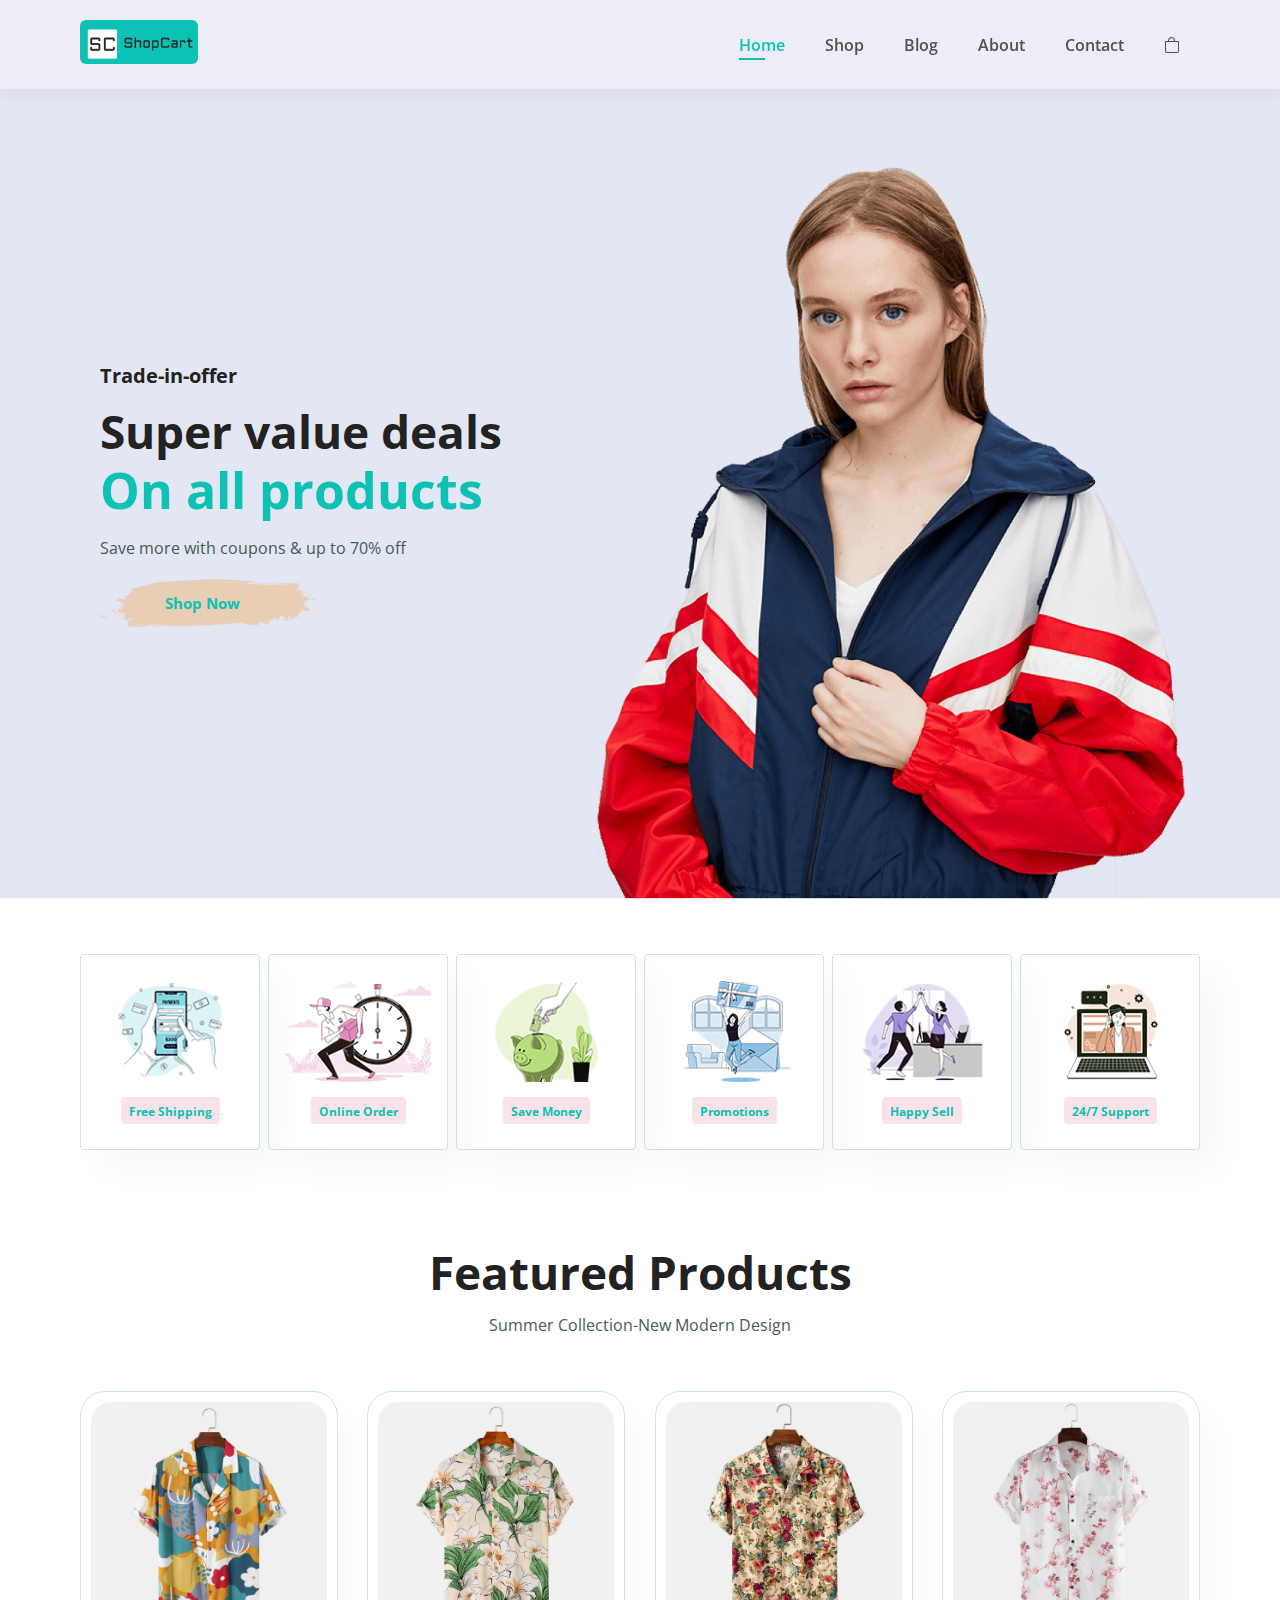
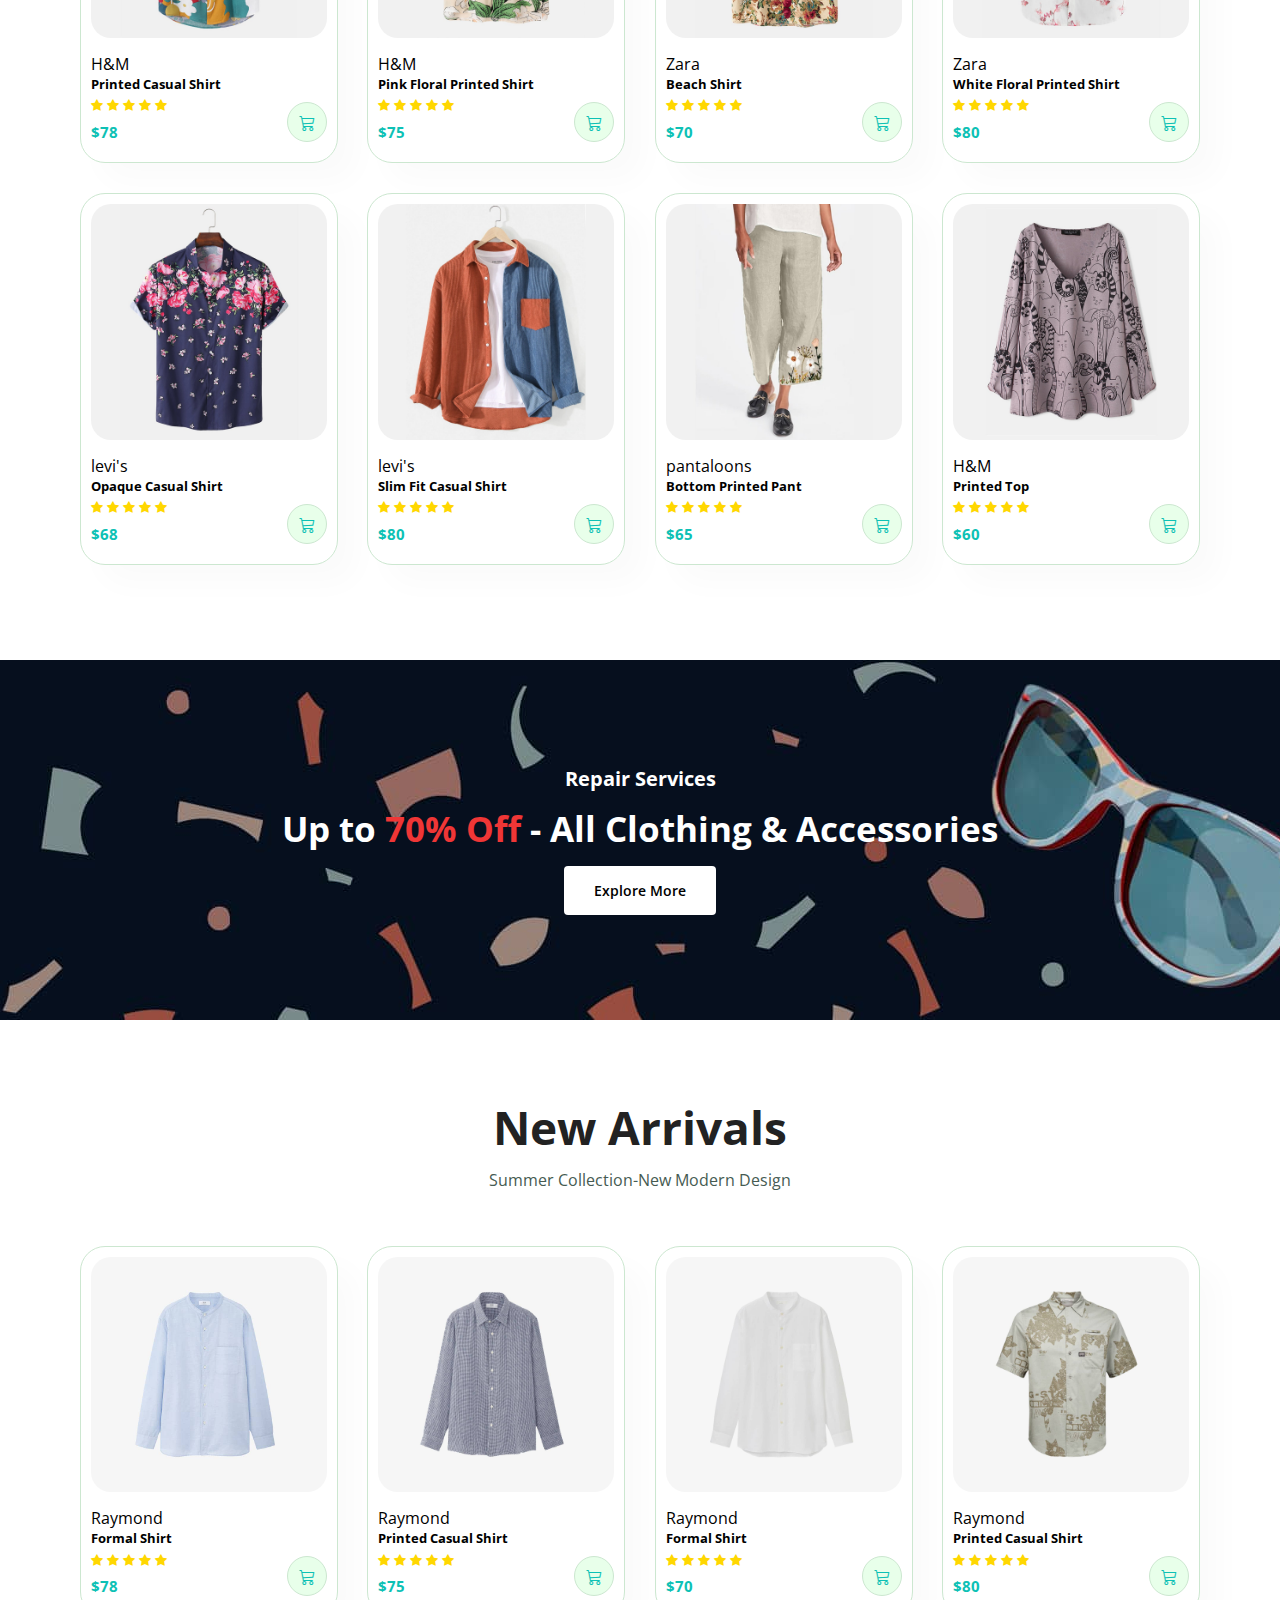
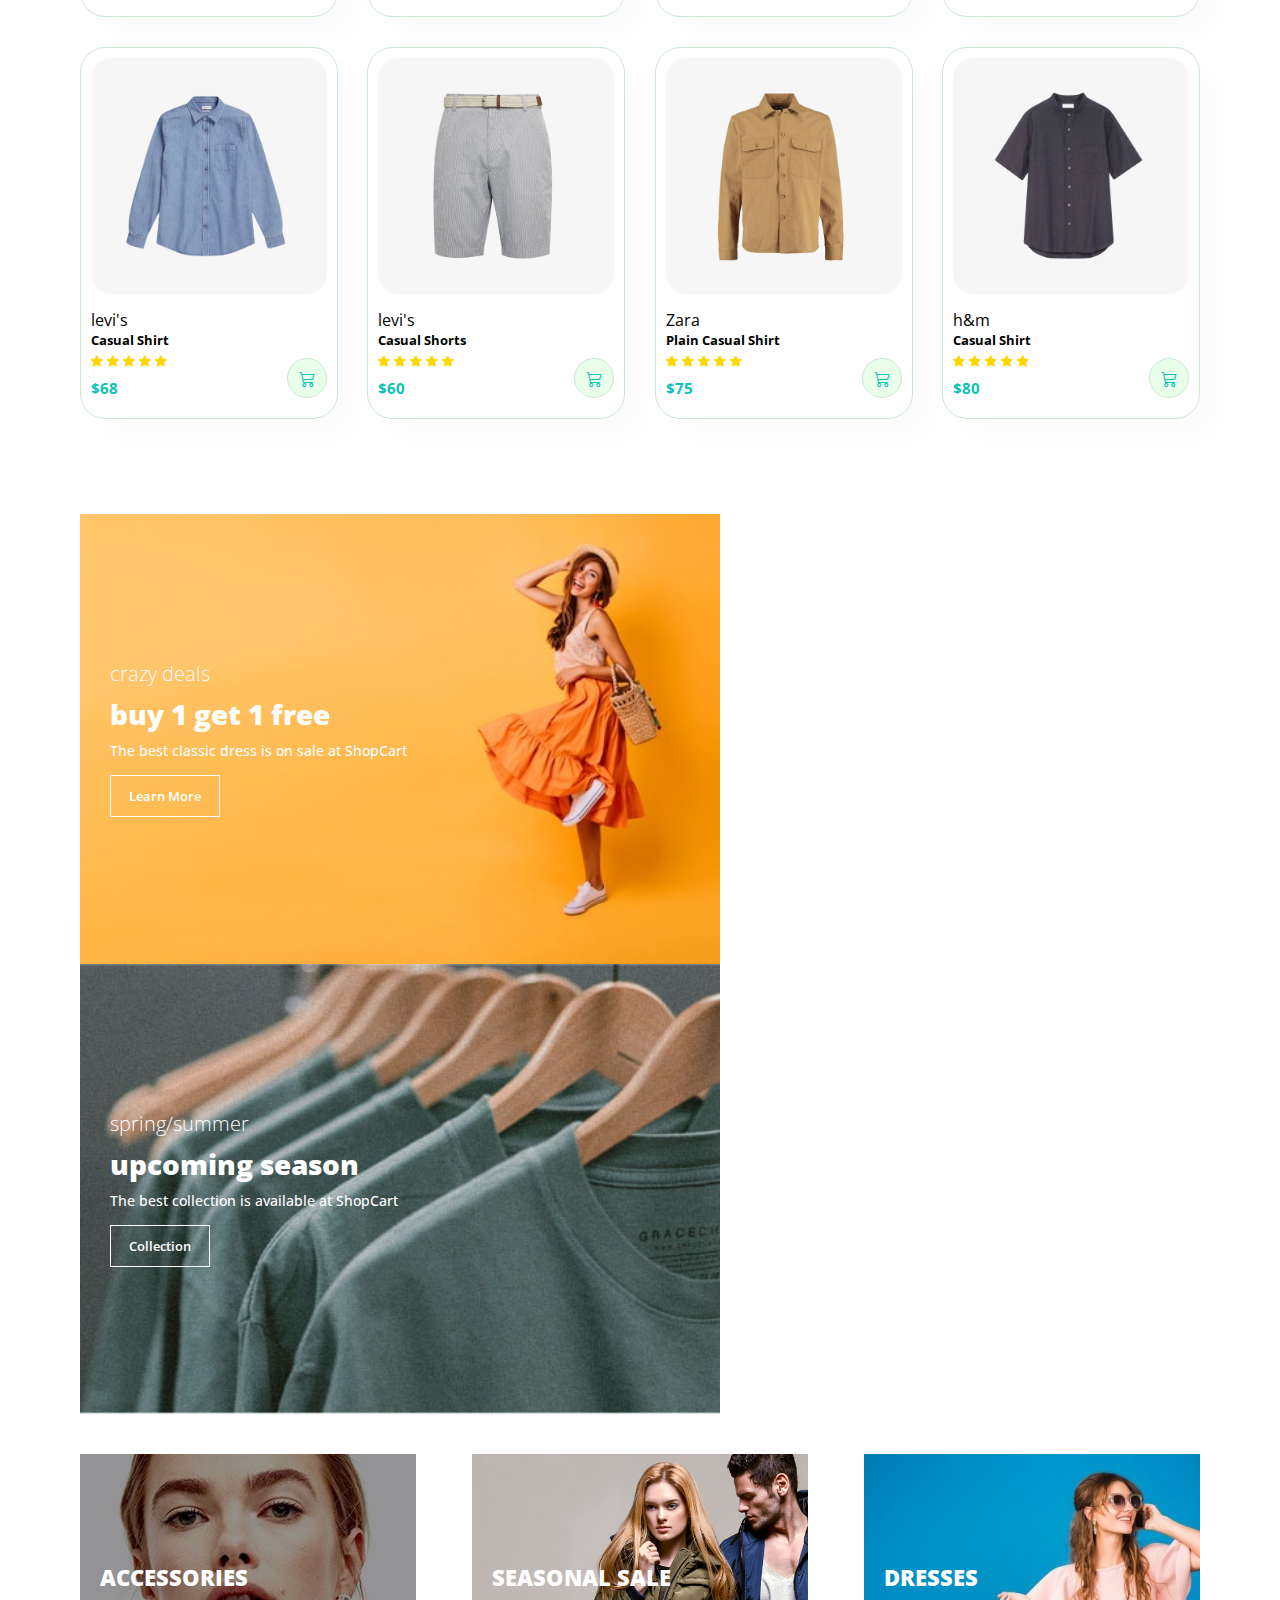
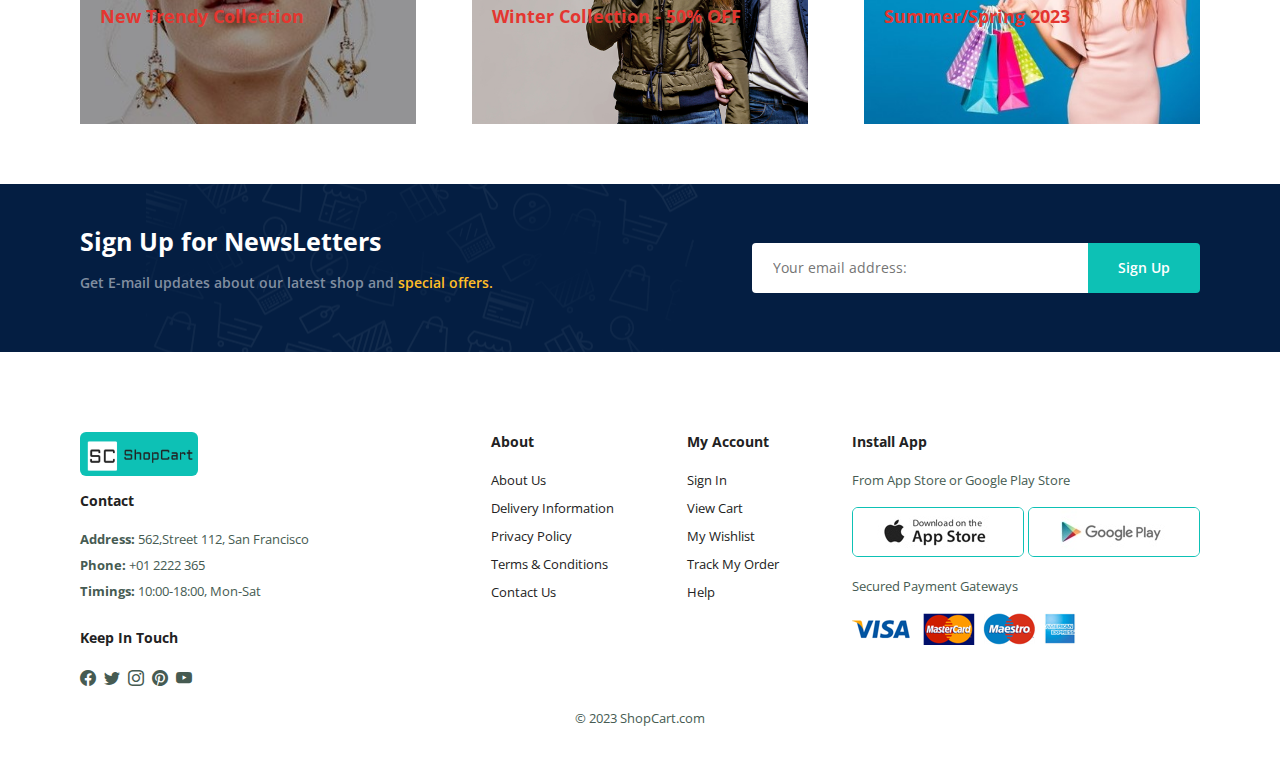
<file: index.html>
<!DOCTYPE html>
<html>

<head>
    <title>ShopCart</title>
    <meta charset="UTF-8">
    <meta http-equiv="X-UA-Compatible" content="IE=edge">
    <meta name="viewport" content="width=device-width, initial-scale=1.0">
    <link rel="stylesheet" href="https://cdn.jsdelivr.net/npm/bootstrap-icons@1.10.2/font/bootstrap-icons.css">
    <link rel="stylesheet" href="styles.css">
</head>

<body>
    <section id="header">
        <a href="#"><img src="img/logo.png" class="logo" alt="logo"></a>
        <div>
            <ul id="navbar">
                <li><a class="active" href="index.html">Home</a></li>
                <li><a href="shop.html">Shop</a></li>
                <li><a href="blog.html">Blog</a></li>
                <li><a href="about.html">About</a></li>
                <li><a href="contact.html">Contact</a></li>
                <li id="lg-bag"><a href="cart.html"><i class="bi bi-bag"></i></a></li>
                <a href="#" id="close"><i class="bi bi-x"></i></a>
            </ul>
        </div>
        <div id="mobile">
            <a href="cart.html"><i class="bi bi-bag"></i></a>
            <i id="bar" class="bi bi-arrow-bar-left"></i>
        </div>
    </section>

    <section id="hero">
        <h4>Trade-in-offer</h4>
        <h2>Super value deals</h2>
        <h1>On all products</h1>
        <p>Save more with coupons & up to 70% off</p>
        <button>Shop Now</button>
    </section>

    <section id="feature" class="section-p1">
        <div class="fe-box">
            <img src="img/f1.png" alt="">
            <h6>Free Shipping</h6>
        </div>
        <div class="fe-box">
            <img src="img/f2.png" alt="">
            <h6>Online Order</h6>
        </div>
        <div class="fe-box">
            <img src="img/f3.png" alt="">
            <h6>Save Money</h6>
        </div>
        <div class="fe-box">
            <img src="img/f4.png" alt="">
            <h6>Promotions</h6>
        </div>
        <div class="fe-box">
            <img src="img/f5.jpg" alt="">
            <h6>Happy Sell</h6>
        </div>
        <div class="fe-box">
            <img src="img/f6.jpg" alt="">
            <h6>24/7 Support</h6>
        </div>
    </section>

    <section id="product1" class="section-p1">
        <h2>Featured Products</h2>
        <p>Summer Collection-New Modern Design</p>
        <div class="pro-container">
            <div class="pro">
                <img src="img/p1.png" alt="">
                <div class="desc">
                    <span>H&M</span>
                    <h5>Printed Casual Shirt</h5>
                    <div class="star">
                        <i class="bi bi-star-fill"></i>
                        <i class="bi bi-star-fill"></i>
                        <i class="bi bi-star-fill"></i>
                        <i class="bi bi-star-fill"></i>
                        <i class="bi bi-star-fill"></i>
                    </div>
                    <h4>$78</h4>
                </div>
                <a href="#"><i class="bi bi-cart3 cart"></i></a>
            </div>
            <div class="pro">
                <img src="img/p2.png" alt="">
                <div class="desc">
                    <span>H&M</span>
                    <h5>Pink Floral Printed Shirt</h5>
                    <div class="star">
                        <i class="bi bi-star-fill"></i>
                        <i class="bi bi-star-fill"></i>
                        <i class="bi bi-star-fill"></i>
                        <i class="bi bi-star-fill"></i>
                        <i class="bi bi-star-fill"></i>
                    </div>
                    <h4>$75</h4>
                </div>
                <a href="#"><i class="bi bi-cart3 cart"></i></a>
            </div>
            <div class="pro">
                <img src="img/p3.png" alt="">
                <div class="desc">
                    <span>Zara</span>
                    <h5>Beach Shirt</h5>
                    <div class="star">
                        <i class="bi bi-star-fill"></i>
                        <i class="bi bi-star-fill"></i>
                        <i class="bi bi-star-fill"></i>
                        <i class="bi bi-star-fill"></i>
                        <i class="bi bi-star-fill"></i>
                    </div>
                    <h4>$70</h4>
                </div>
                <a href="#"><i class="bi bi-cart3 cart"></i></a>
            </div>
            <div class="pro">
                <img src="img/p4.jpg" alt="">
                <div class="desc">
                    <span>Zara</span>
                    <h5>White Floral Printed Shirt</h5>
                    <div class="star">
                        <i class="bi bi-star-fill"></i>
                        <i class="bi bi-star-fill"></i>
                        <i class="bi bi-star-fill"></i>
                        <i class="bi bi-star-fill"></i>
                        <i class="bi bi-star-fill"></i>
                    </div>
                    <h4>$80</h4>
                </div>
                <a href="#"><i class="bi bi-cart3 cart"></i></a>
            </div>
            <div class="pro">
                <img src="img/p5.png" alt="">
                <div class="desc">
                    <span>levi's</span>
                    <h5>Opaque Casual Shirt</h5>
                    <div class="star">
                        <i class="bi bi-star-fill"></i>
                        <i class="bi bi-star-fill"></i>
                        <i class="bi bi-star-fill"></i>
                        <i class="bi bi-star-fill"></i>
                        <i class="bi bi-star-fill"></i>
                    </div>
                    <h4>$68</h4>
                </div>
                <a href="#"><i class="bi bi-cart3 cart"></i></a>
            </div>
            <div class="pro">
                <img src="img/p6.png" alt="">
                <div class="desc">
                    <span>levi's</span>
                    <h5>Slim Fit Casual Shirt</h5>
                    <div class="star">
                        <i class="bi bi-star-fill"></i>
                        <i class="bi bi-star-fill"></i>
                        <i class="bi bi-star-fill"></i>
                        <i class="bi bi-star-fill"></i>
                        <i class="bi bi-star-fill"></i>
                    </div>
                    <h4>$80</h4>
                </div>
                <a href="#"><i class="bi bi-cart3 cart"></i></a>
            </div>
            <div class="pro">
                <img src="img/p7.png" alt="">
                <div class="desc">
                    <span>pantaloons</span>
                    <h5>Bottom Printed Pant</h5>
                    <div class="star">
                        <i class="bi bi-star-fill"></i>
                        <i class="bi bi-star-fill"></i>
                        <i class="bi bi-star-fill"></i>
                        <i class="bi bi-star-fill"></i>
                        <i class="bi bi-star-fill"></i>
                    </div>
                    <h4>$65</h4>
                </div>
                <a href="#"><i class="bi bi-cart3 cart"></i></a>
            </div>
            <div class="pro">
                <img src="img/p8.png" alt="">
                <div class="desc">
                    <span>H&M</span>
                    <h5>Printed Top</h5>
                    <div class="star">
                        <i class="bi bi-star-fill"></i>
                        <i class="bi bi-star-fill"></i>
                        <i class="bi bi-star-fill"></i>
                        <i class="bi bi-star-fill"></i>
                        <i class="bi bi-star-fill"></i>
                    </div>
                    <h4>$60</h4>
                </div>
                <a href="#"><i class="bi bi-cart3 cart"></i></a>
            </div>
        </div>
    </section>

    <section id="banner" class="section-m1">
        <h4>Repair Services</h4>
        <h2>Up to <span>70% Off</span> - All Clothing & Accessories</h2>
        <button class="btn">Explore More</button>
    </section>

    <section id="product1" class="section-p1">
        <h2>New Arrivals</h2>
        <p>Summer Collection-New Modern Design</p>
        <div class="pro-container">
            <div class="pro">
                <img src="img/p9.png" alt="">
                <div class="desc">
                    <span>Raymond</span>
                    <h5>Formal Shirt</h5>
                    <div class="star">
                        <i class="bi bi-star-fill"></i>
                        <i class="bi bi-star-fill"></i>
                        <i class="bi bi-star-fill"></i>
                        <i class="bi bi-star-fill"></i>
                        <i class="bi bi-star-fill"></i>
                    </div>
                    <h4>$78</h4>
                </div>
                <a href="#"><i class="bi bi-cart3 cart"></i></a>
            </div>
            <div class="pro">
                <img src="img/p10.png" alt="">
                <div class="desc">
                    <span>Raymond</span>
                    <h5>Printed Casual Shirt</h5>
                    <div class="star">
                        <i class="bi bi-star-fill"></i>
                        <i class="bi bi-star-fill"></i>
                        <i class="bi bi-star-fill"></i>
                        <i class="bi bi-star-fill"></i>
                        <i class="bi bi-star-fill"></i>
                    </div>
                    <h4>$75</h4>
                </div>
                <a href="#"><i class="bi bi-cart3 cart"></i></a>
            </div>
            <div class="pro">
                <img src="img/p11.png" alt="">
                <div class="desc">
                    <span>Raymond</span>
                    <h5>Formal Shirt</h5>
                    <div class="star">
                        <i class="bi bi-star-fill"></i>
                        <i class="bi bi-star-fill"></i>
                        <i class="bi bi-star-fill"></i>
                        <i class="bi bi-star-fill"></i>
                        <i class="bi bi-star-fill"></i>
                    </div>
                    <h4>$70</h4>
                </div>
                <a href="#"><i class="bi bi-cart3 cart"></i></a>
            </div>
            <div class="pro">
                <img src="img/p12.png" alt="">
                <div class="desc">
                    <span>Raymond</span>
                    <h5>Printed Casual Shirt</h5>
                    <div class="star">
                        <i class="bi bi-star-fill"></i>
                        <i class="bi bi-star-fill"></i>
                        <i class="bi bi-star-fill"></i>
                        <i class="bi bi-star-fill"></i>
                        <i class="bi bi-star-fill"></i>
                    </div>
                    <h4>$80</h4>
                </div>
                <a href="#"><i class="bi bi-cart3 cart"></i></a>
            </div>
            <div class="pro">
                <img src="img/p13.png" alt="">
                <div class="desc">
                    <span>levi's</span>
                    <h5>Casual Shirt</h5>
                    <div class="star">
                        <i class="bi bi-star-fill"></i>
                        <i class="bi bi-star-fill"></i>
                        <i class="bi bi-star-fill"></i>
                        <i class="bi bi-star-fill"></i>
                        <i class="bi bi-star-fill"></i>
                    </div>
                    <h4>$68</h4>
                </div>
                <a href="#"><i class="bi bi-cart3 cart"></i></a>
            </div>
            <div class="pro">
                <img src="img/p14.png" alt="">
                <div class="desc">
                    <span>levi's</span>
                    <h5>Casual Shorts</h5>
                    <div class="star">
                        <i class="bi bi-star-fill"></i>
                        <i class="bi bi-star-fill"></i>
                        <i class="bi bi-star-fill"></i>
                        <i class="bi bi-star-fill"></i>
                        <i class="bi bi-star-fill"></i>
                    </div>
                    <h4>$60</h4>
                </div>
                <a href="#"><i class="bi bi-cart3 cart"></i></a>
            </div>
            <div class="pro">
                <img src="img/p15.png" alt="">
                <div class="desc">
                    <span>Zara</span>
                    <h5>Plain Casual Shirt</h5>
                    <div class="star">
                        <i class="bi bi-star-fill"></i>
                        <i class="bi bi-star-fill"></i>
                        <i class="bi bi-star-fill"></i>
                        <i class="bi bi-star-fill"></i>
                        <i class="bi bi-star-fill"></i>
                    </div>
                    <h4>$75</h4>
                </div>
                <a href="#"><i class="bi bi-cart3 cart"></i></a>
            </div>
            <div class="pro">
                <img src="img/p16.png" alt="">
                <div class="desc">
                    <span>h&m</span>
                    <h5>Casual Shirt</h5>
                    <div class="star">
                        <i class="bi bi-star-fill"></i>
                        <i class="bi bi-star-fill"></i>
                        <i class="bi bi-star-fill"></i>
                        <i class="bi bi-star-fill"></i>
                        <i class="bi bi-star-fill"></i>
                    </div>
                    <h4>$80</h4>
                </div>
                <a href="#"><i class="bi bi-cart3 cart"></i></a>
            </div>
        </div>
    </section>

    <section id="sm-banner" class="section-p1">
        <div class="banner-box">
            <h4>crazy deals</h4>
            <h2>buy 1 get 1 free</h2>
            <span>The best classic dress is on sale at ShopCart</span>
            <button class="btn2">Learn More</button>
        </div>
        <div class="banner-box bannerbox2">
            <h4>spring/summer</h4>
            <h2>upcoming season</h2>
            <span>The best collection is available at ShopCart</span>
            <button class="btn2">Collection</button>
        </div>
    </section>

    <section id="banner3">
        <div class="banner-box">
            <h2>ACCESSORIES</h2>
            <h3>New Trendy Collection</h3>
        </div>
        <div class="banner-box box2">
            <h2>SEASONAL SALE</h2>
            <h3>Winter Collection - 50% OFF</h3>
        </div> 
        <div class="banner-box box3">
            <h2>DRESSES</h2>
            <h3>Summer/Spring 2023</h3>
        </div>
    </section>

    <section id="newsletter"  class="section-p1 section-m1">
        <div class="newstext">
            <h4>Sign Up for NewsLetters</h4>
            <p>Get E-mail updates about our latest shop and <span>special offers.</span></p>
        </div>
        <div class="form">
            <input type="email" placeholder="Your email address:">
            <button class="btn">Sign Up</button>
        </div>
    </section>

    <footer class="section-p1">
        <div class="col">
            <img class="logo" src="img/logo.png" alt="">
            <h4>Contact</h4>
            <p><strong>Address: </strong>562,Street 112, San Francisco</p>
            <p><strong>Phone: </strong>+01 2222 365</p>
            <p><strong>Timings: </strong>10:00-18:00, Mon-Sat</p>
            <div class="follow">
                <h4>Keep In Touch</h4>
                <div class="icon">
                    <i class="bi bi-facebook"></i>
                    <i class="bi bi-twitter"></i>
                    <i class="bi bi-instagram"></i>
                    <i class="bi bi-pinterest"></i>
                    <i class="bi bi-youtube"></i>
                </div>
            </div>
        </div>
        <div class="col">
            <h4>About</h4>
            <a href="#">About Us</a>
            <a href="#">Delivery Information</a>
            <a href="#">Privacy Policy</a>
            <a href="#">Terms & Conditions</a>
            <a href="#">Contact Us</a>
        </div>
        <div class="col">
            <h4>My Account</h4>
            <a href="#">Sign In</a>
            <a href="#">View Cart</a>
            <a href="#">My Wishlist</a>
            <a href="#">Track My Order</a>
            <a href="#">Help</a>
        </div>
        <div class="col install">
            <h4>Install App</h4>
            <p>From App Store or Google Play Store</p>
            <div class="row">
                <img src="img/pay.png" alt="">
                <img src="img/pay3.png" alt="">
            </div>
            <p>Secured Payment Gateways</p>
            <img src="img/pay2.png" alt="">
        </div>
        <div class="copyright">
            <p> © 2023 ShopCart.com</p>
        </div>
    </footer>
    <script src="script.js"></script>
</body>

</html>
</file>
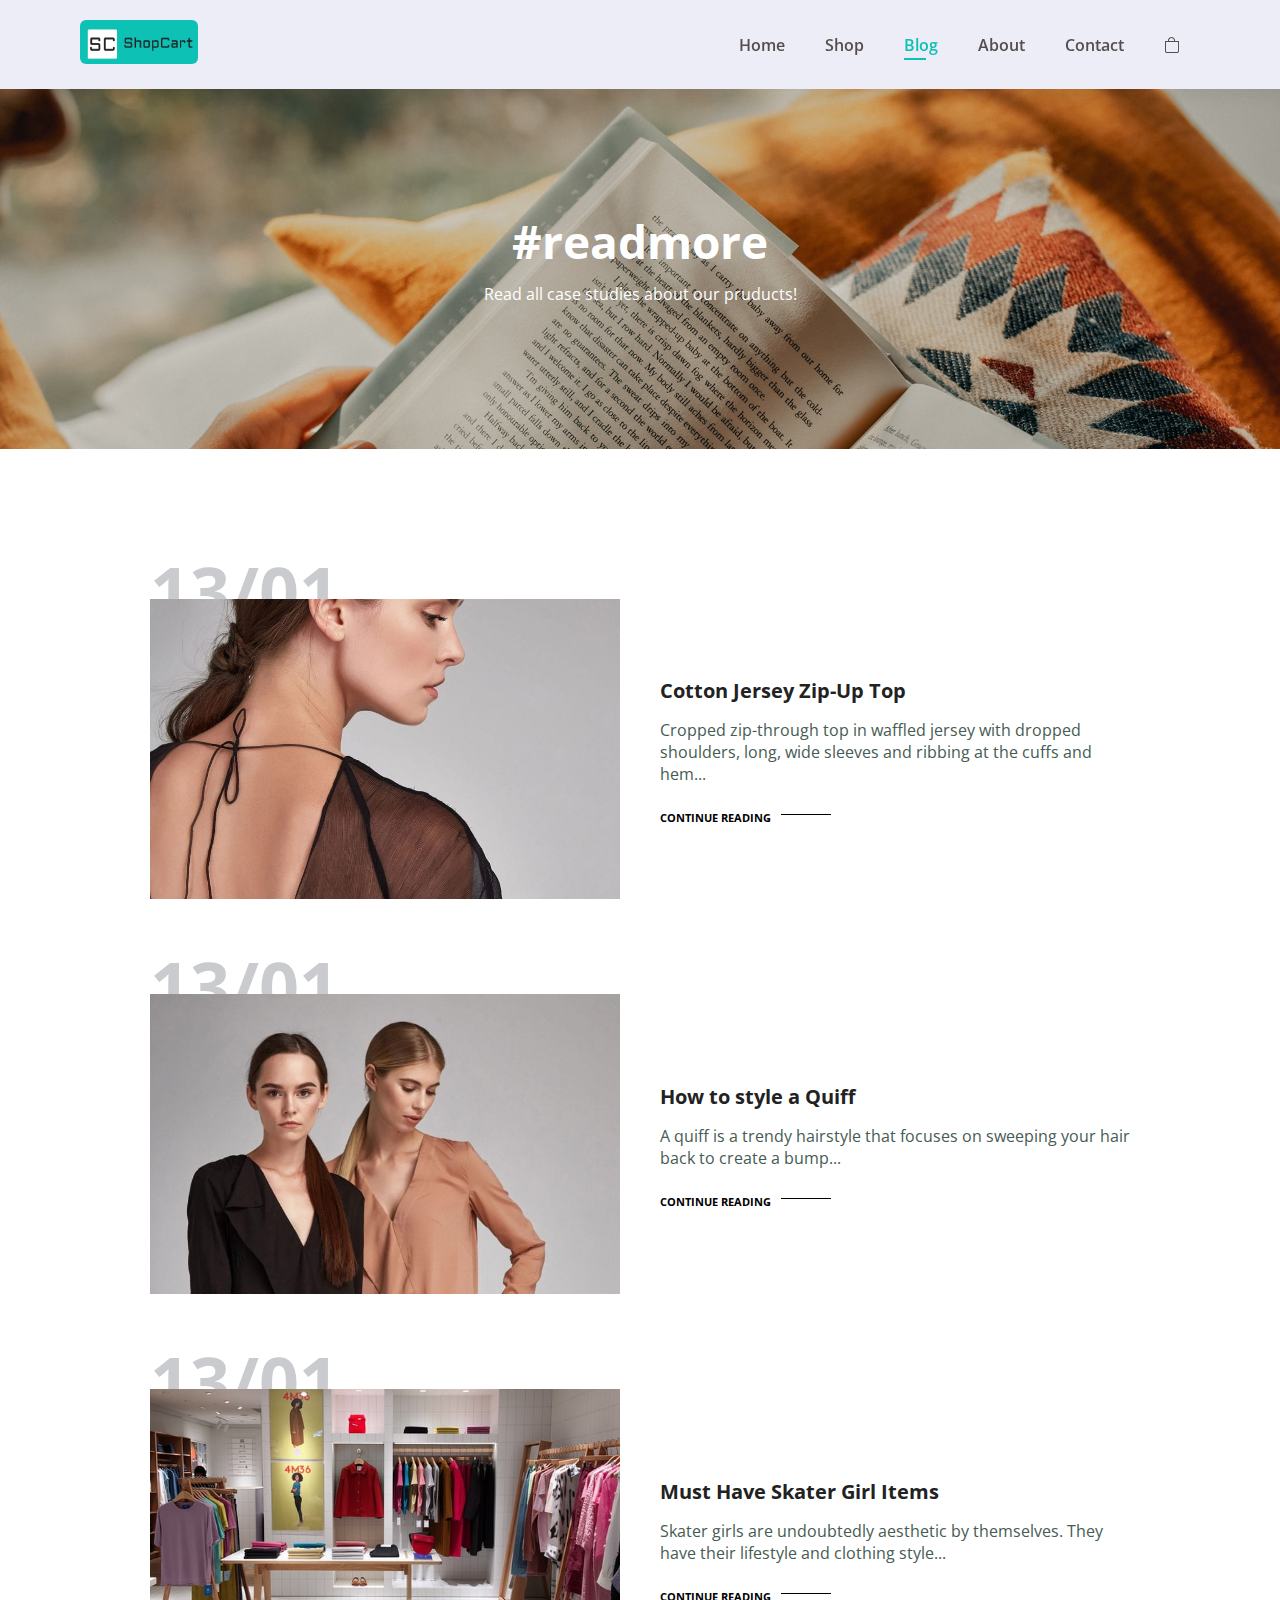
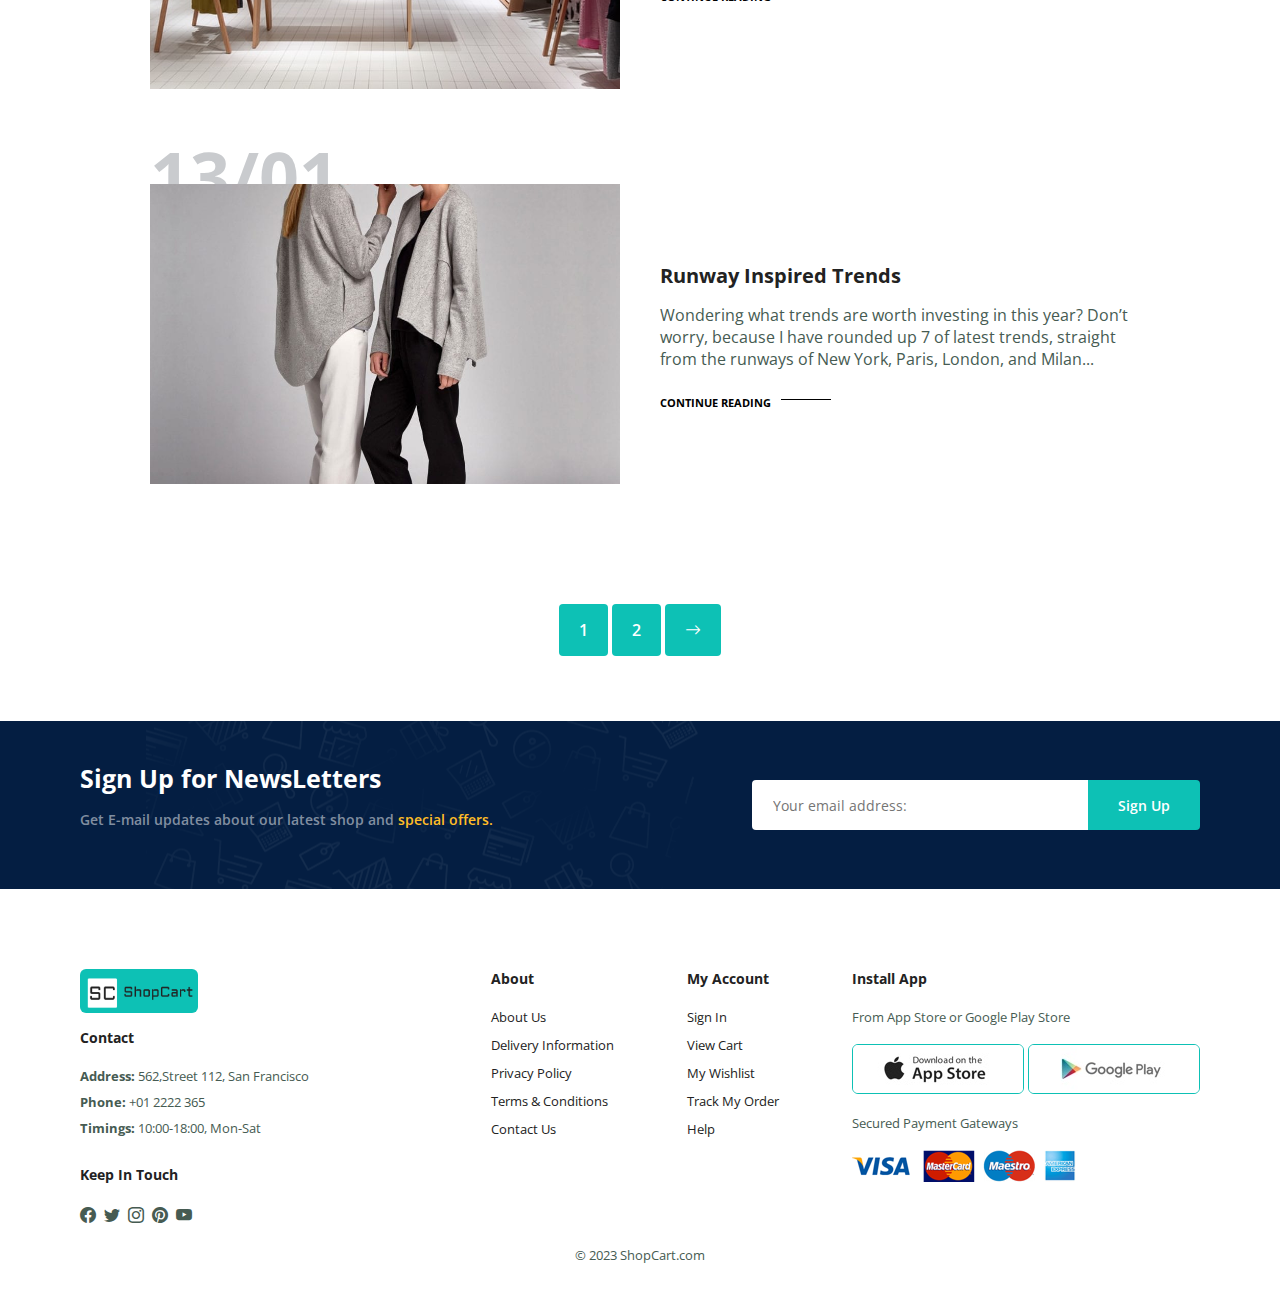
<file: blog.html>
<!DOCTYPE html>
<html>

<head>
    <title>ShopCart</title>
    <meta charset="UTF-8">
    <meta http-equiv="X-UA-Compatible" content="IE=edge">
    <meta name="viewport" content="width=device-width, initial-scale=1.0">
    <link rel="stylesheet" href="https://cdn.jsdelivr.net/npm/bootstrap-icons@1.10.2/font/bootstrap-icons.css">
    <link rel="stylesheet" href="styles.css">
</head>

<body>
    <section id="header">
        <a href="#"><img src="img/logo.png" class="logo" alt="logo"></a>
        <div>
            <ul id="navbar">
                <li><a href="index.html">Home</a></li>
                <li><a href="shop.html">Shop</a></li>
                <li><a class="active" href="blog.html">Blog</a></li>
                <li><a href="about.html">About</a></li>
                <li><a href="contact.html">Contact</a></li>
                <li id="lg-bag"><a href="cart.html"><i class="bi bi-bag"></i></a></li>
                <a href="#" id="close"><i class="bi bi-x"></i></a>
            </ul>
        </div>
        <div id="mobile">
            <a href="cart.html"><i class="bi bi-bag"></i></a>
            <i id="bar" class="bi bi-arrow-bar-left"></i>
        </div>
    </section>

    <section id="page-header" class="blog-header">
        <h2>#readmore</h2>
        <p>Read all case studies about our pruducts!</p>
    </section>

    <section id="blog">
        <div class="blog-box">
            <div class="blog-img">
                <img src="img/b1.jpg" alt="">
            </div>
            <div class="blog-details">
                <h4>Cotton Jersey Zip-Up Top</h4>
                <p>Cropped zip-through top in waffled jersey with dropped shoulders, long, wide sleeves and ribbing at the cuffs and hem... </p>
                <a href="#">CONTINUE READING</a>
            </div>
            <h1>13/01</h1>
        </div>
        <div class="blog-box">
            <div class="blog-img">
                <img src="img/b2.jpg" alt="">
            </div>
            <div class="blog-details">
                <h4>How to style a Quiff</h4>
                <p>A quiff is a trendy hairstyle that focuses on sweeping your hair back to create a bump... </p>
                <a href="#">CONTINUE READING</a>
            </div>
            <h1>13/01</h1>
        </div>
        <div class="blog-box">
            <div class="blog-img">
                <img src="img/b3.jpg" alt="">
            </div>
            <div class="blog-details">
                <h4>Must Have Skater Girl Items</h4>
                <p>Skater girls are undoubtedly aesthetic by themselves. They have their lifestyle and clothing style... </p>
                <a href="#">CONTINUE READING</a>
            </div>
            <h1>13/01</h1>
        </div>
        <div class="blog-box">
            <div class="blog-img">
                <img src="img/b4.jpg" alt="">
            </div>
            <div class="blog-details">
                <h4>Runway Inspired Trends</h4>
                <p>Wondering what trends are worth investing in this year? Don’t worry, because I have rounded up 7 of latest trends, straight from the runways of New York, Paris, London, and Milan... </p>
                <a href="#">CONTINUE READING</a>
            </div>
            <h1>13/01</h1>
        </div>
    </section>

    <section id="pagination" class="section-p1">
        <a href="">1</a>
        <a href="">2</a>
        <a href=""><i class="bi bi-arrow-right"></i></a>
    </section>

    <section id="newsletter"  class="section-p1 section-m1">
        <div class="newstext">
            <h4>Sign Up for NewsLetters</h4>
            <p>Get E-mail updates about our latest shop and <span>special offers.</span></p>
        </div>
        <div class="form">
            <input type="email" placeholder="Your email address:">
            <button class="btn">Sign Up</button>
        </div>
    </section>

    <footer class="section-p1">
        <div class="col">
            <img class="logo" src="img/logo.png" alt="">
            <h4>Contact</h4>
            <p><strong>Address: </strong>562,Street 112, San Francisco</p>
            <p><strong>Phone: </strong>+01 2222 365</p>
            <p><strong>Timings: </strong>10:00-18:00, Mon-Sat</p>
            <div class="follow">
                <h4>Keep In Touch</h4>
                <div class="icon">
                    <i class="bi bi-facebook"></i>
                    <i class="bi bi-twitter"></i>
                    <i class="bi bi-instagram"></i>
                    <i class="bi bi-pinterest"></i>
                    <i class="bi bi-youtube"></i>
                </div>
            </div>
        </div>
        <div class="col">
            <h4>About</h4>
            <a href="#">About Us</a>
            <a href="#">Delivery Information</a>
            <a href="#">Privacy Policy</a>
            <a href="#">Terms & Conditions</a>
            <a href="#">Contact Us</a>
        </div>
        <div class="col">
            <h4>My Account</h4>
            <a href="#">Sign In</a>
            <a href="#">View Cart</a>
            <a href="#">My Wishlist</a>
            <a href="#">Track My Order</a>
            <a href="#">Help</a>
        </div>
        <div class="col install">
            <h4>Install App</h4>
            <p>From App Store or Google Play Store</p>
            <div class="row">
                <img src="img/pay.png" alt="">
                <img src="img/pay3.png" alt="">
            </div>
            <p>Secured Payment Gateways</p>
            <img src="img/pay2.png" alt="">
        </div>
        <div class="copyright">
            <p> © 2023 ShopCart.com</p>
        </div>
    </footer>

    <script src="script.js"></script>
</body>

</html>
</file>
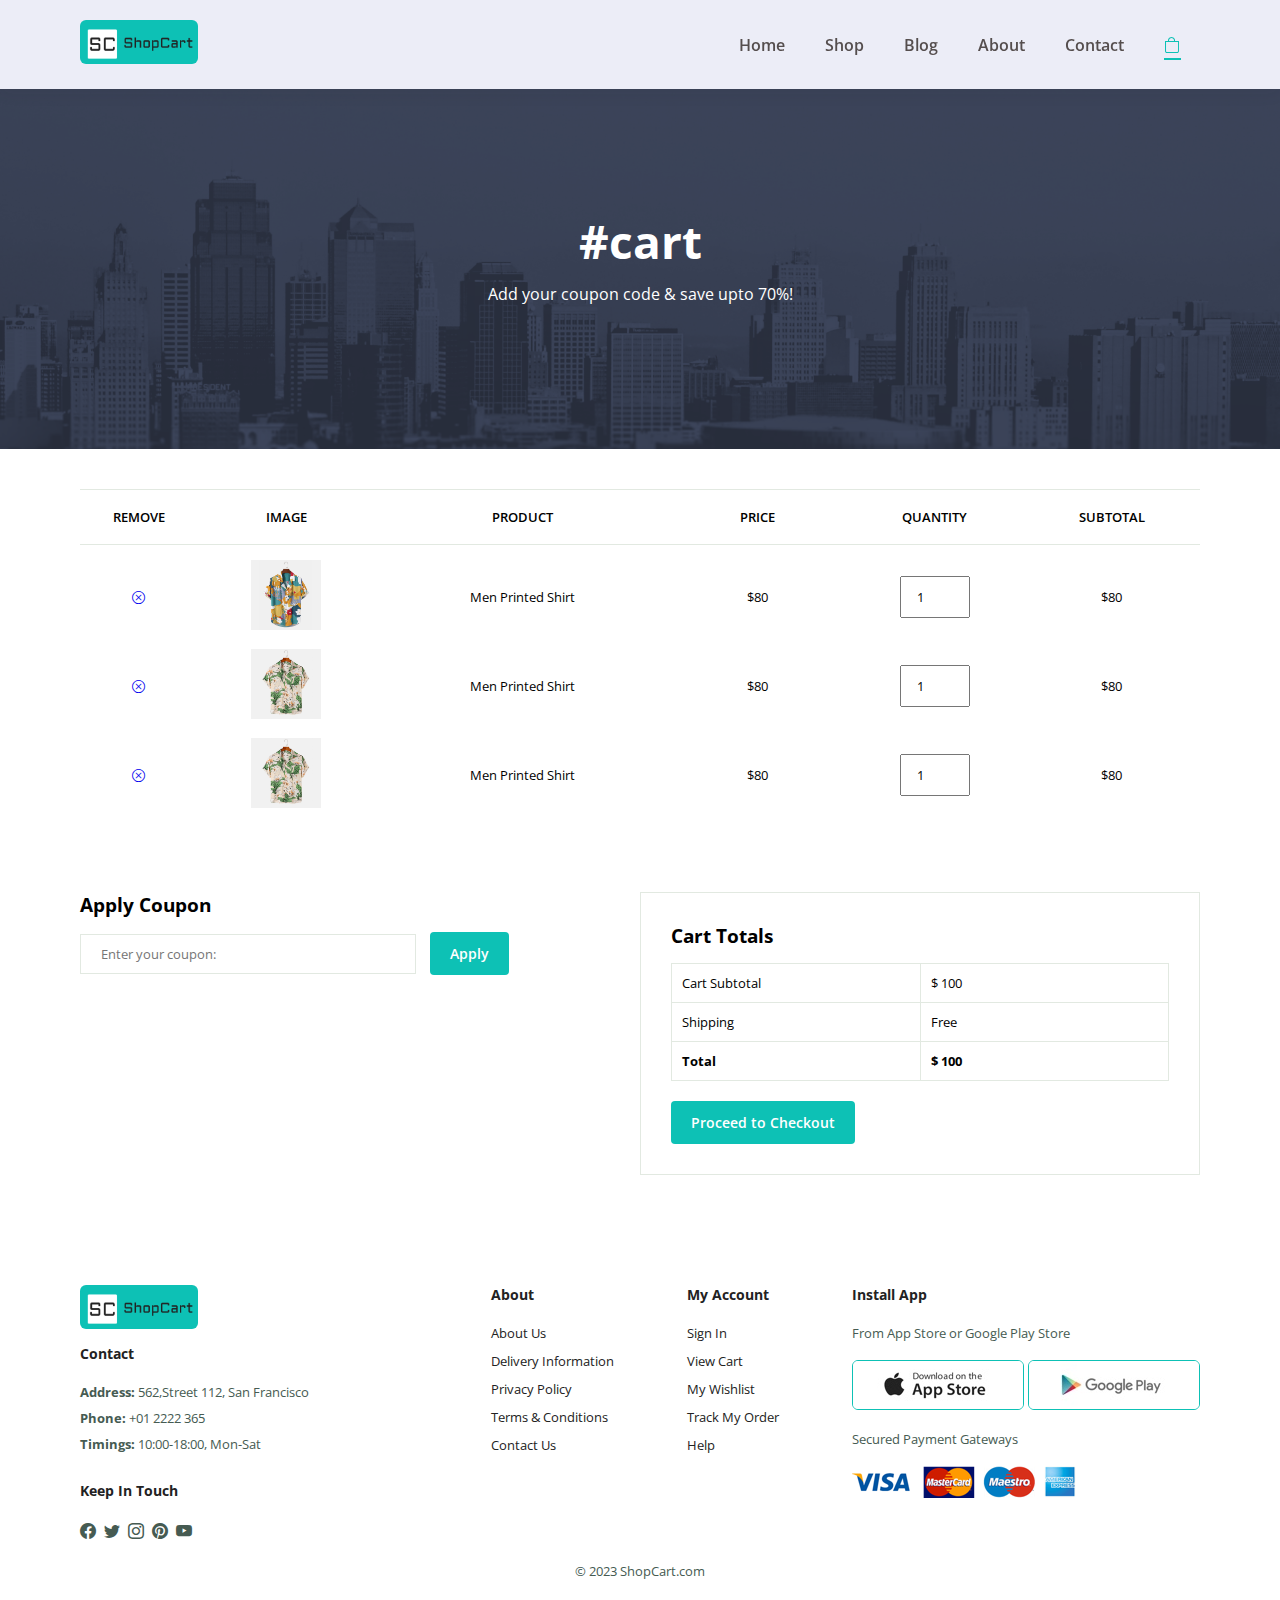
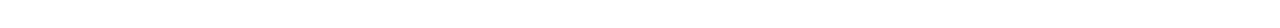
<file: cart.html>
<!DOCTYPE html>
<html>

<head>
    <title>ShopCart</title>
    <meta charset="UTF-8">
    <meta http-equiv="X-UA-Compatible" content="IE=edge">
    <meta name="viewport" content="width=device-width, initial-scale=1.0">
    <link rel="stylesheet" href="https://cdn.jsdelivr.net/npm/bootstrap-icons@1.10.2/font/bootstrap-icons.css">
    <link rel="stylesheet" href="styles.css">
</head>

<body>
    <section id="header">
        <a href="#"><img src="img/logo.png" class="logo" alt="logo"></a>
        <div>
            <ul id="navbar">
                <li><a href="index.html">Home</a></li>
                <li><a href="shop.html">Shop</a></li>
                <li><a href="blog.html">Blog</a></li>
                <li><a href="about.html">About</a></li>
                <li><a href="contact.html">Contact</a></li>
                <li id="lg-bag"><a class="active" href="cart.html"><i class="bi bi-bag"></i></a></li>
                <a href="#" id="close"><i class="bi bi-x"></i></a>
            </ul>
        </div>
        <div id="mobile">
            <a href="cart.html"><i class="bi bi-bag"></i></a>
            <i id="bar" class="bi bi-arrow-bar-left"></i>
        </div>
    </section>

    <section id="page-header" class="about-header">
        <h2>#cart</h2>
        <p>Add your coupon code & save upto 70%!</p>
    </section>

    <section id="cart" class="section-p1">
         <table width="100%">
            <thead>
                <tr>
                   <td>Remove</td>
                   <td>Image</td>
                   <td>Product</td>
                   <td>Price</td>
                   <td>Quantity</td>
                   <td>Subtotal</td>
                </tr>
            </thead>
            <tbody>
                <tr>
                    <td><a href="#"><i class="bi bi-x-circle"></i></a></td>
                    <td><img src="img/p1.png" alt=""></td>
                    <td>Men Printed Shirt</td>
                    <td>$80</td>
                    <td><input type="number" value="1"></td>
                    <td>$80</td>
                </tr>
                <tr>
                    <td><a href="#"><i class="bi bi-x-circle"></i></a></td>
                    <td><img src="img/p2.png" alt=""></td>
                    <td>Men Printed Shirt</td>
                    <td>$80</td>
                    <td><input type="number" value="1"></td>
                    <td>$80</td>
                </tr>
                <tr>
                    <td><a href="#"><i class="bi bi-x-circle"></i></a></td>
                    <td><img src="img/p2.png" alt=""></td>
                    <td>Men Printed Shirt</td>
                    <td>$80</td>
                    <td><input type="number" value="1"></td>
                    <td>$80</td>
                </tr>
            </tbody>
         </table>
    </section>

    <section id="cart-add" class="section-p1">
        <div class="coupon">
            <h3>Apply Coupon</h3>
            <div>
                <input type="text" placeholder="Enter your coupon:">
                <button class="btn">Apply</button>
            </div>
        </div>
        <div class="subtotal">
            <h3>Cart Totals</h3>
            <table>
                <tr>
                    <td>Cart Subtotal</td>
                    <td>$ 100</td>
                </tr>
                <tr>
                    <td>Shipping</td>
                    <td>Free</td>
                </tr>
                <tr>
                    <td><strong>Total</strong></td>
                    <td><strong>$ 100</strong></td>
                </tr>
            </table>
            <button class="btn">Proceed to Checkout</button>
        </div>
    </section>

    <footer class="section-p1">
        <div class="col">
            <img class="logo" src="img/logo.png" alt="">
            <h4>Contact</h4>
            <p><strong>Address: </strong>562,Street 112, San Francisco</p>
            <p><strong>Phone: </strong>+01 2222 365</p>
            <p><strong>Timings: </strong>10:00-18:00, Mon-Sat</p>
            <div class="follow">
                <h4>Keep In Touch</h4>
                <div class="icon">
                    <i class="bi bi-facebook"></i>
                    <i class="bi bi-twitter"></i>
                    <i class="bi bi-instagram"></i>
                    <i class="bi bi-pinterest"></i>
                    <i class="bi bi-youtube"></i>
                </div>
            </div>
        </div>
        <div class="col">
            <h4>About</h4>
            <a href="#">About Us</a>
            <a href="#">Delivery Information</a>
            <a href="#">Privacy Policy</a>
            <a href="#">Terms & Conditions</a>
            <a href="#">Contact Us</a>
        </div>
        <div class="col">
            <h4>My Account</h4>
            <a href="#">Sign In</a>
            <a href="#">View Cart</a>
            <a href="#">My Wishlist</a>
            <a href="#">Track My Order</a>
            <a href="#">Help</a>
        </div>
        <div class="col install">
            <h4>Install App</h4>
            <p>From App Store or Google Play Store</p>
            <div class="row">
                <img src="img/pay.png" alt="">
                <img src="img/pay3.png" alt="">
            </div>
            <p>Secured Payment Gateways</p>
            <img src="img/pay2.png" alt="">
        </div>
        <div class="copyright">
            <p> © 2023 ShopCart.com</p>
        </div>
    </footer>

    <script src="script.js"></script>
</body>

</html>
</file>
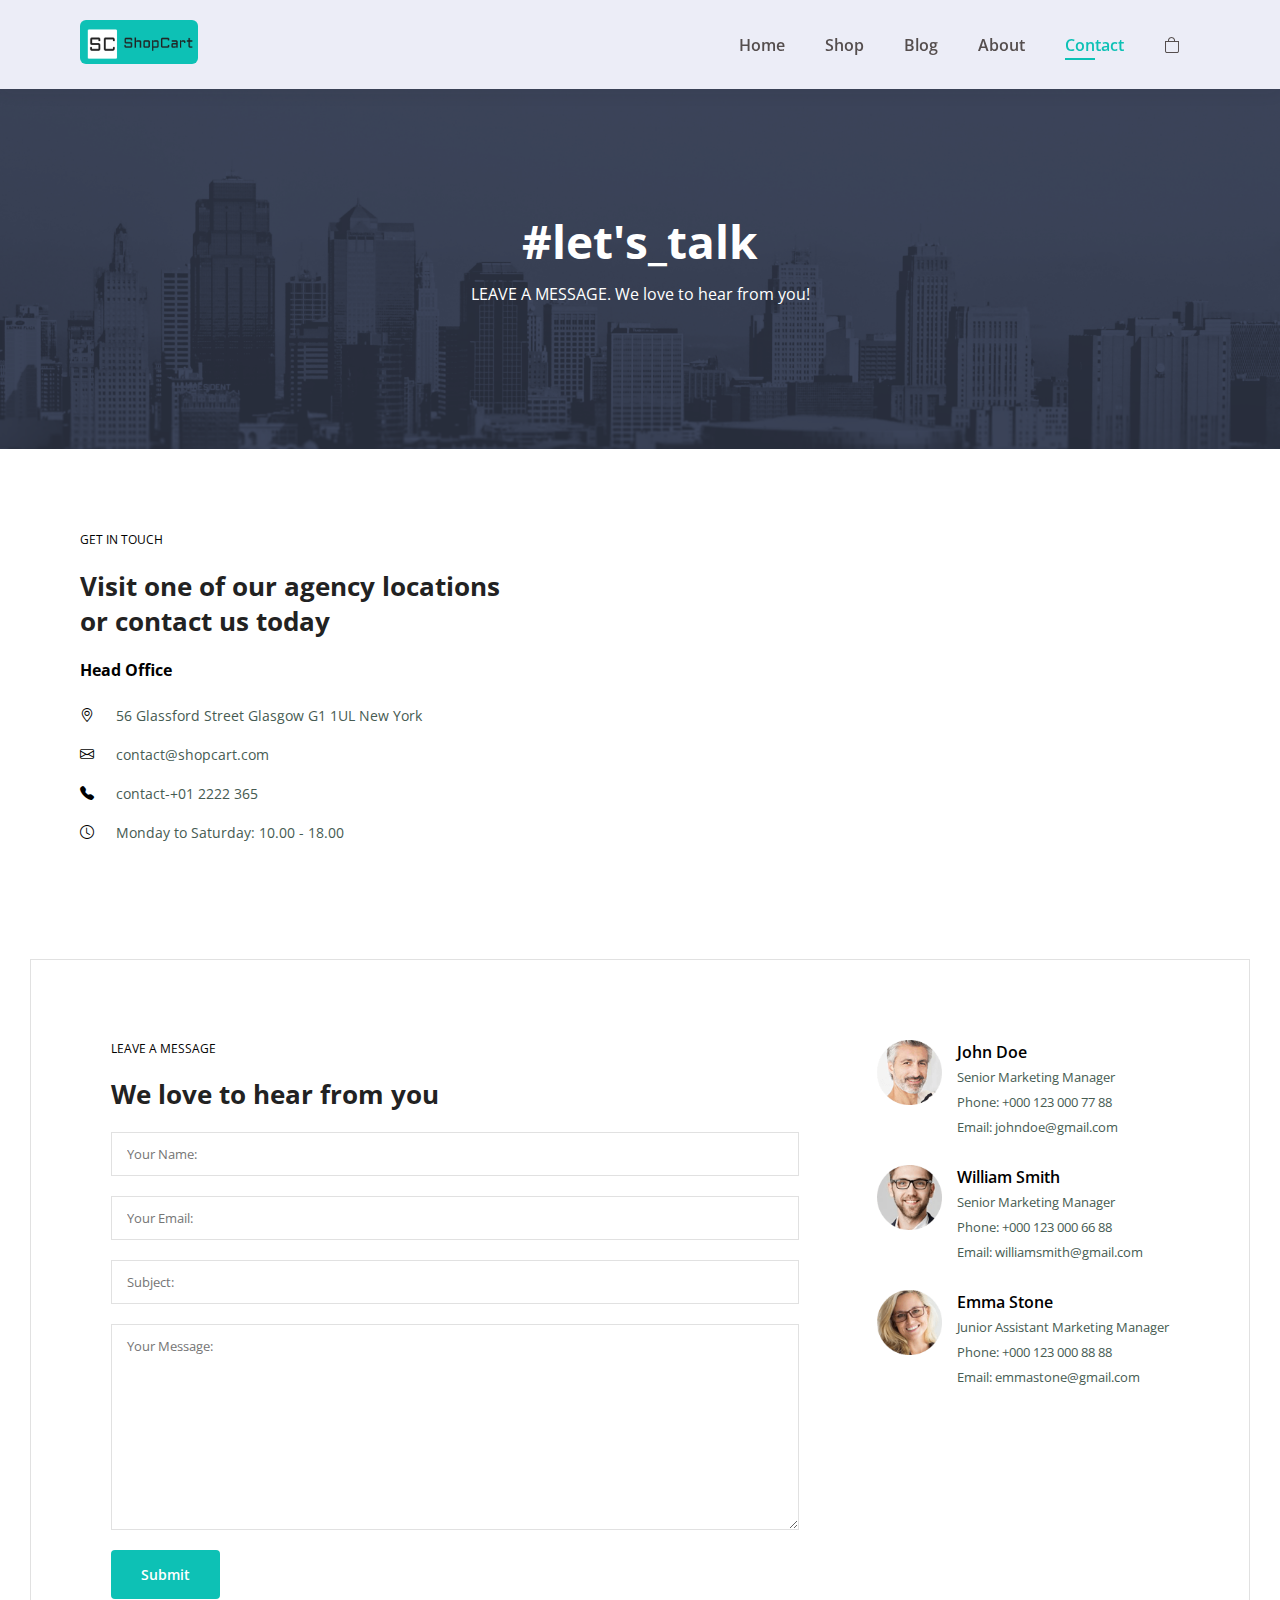
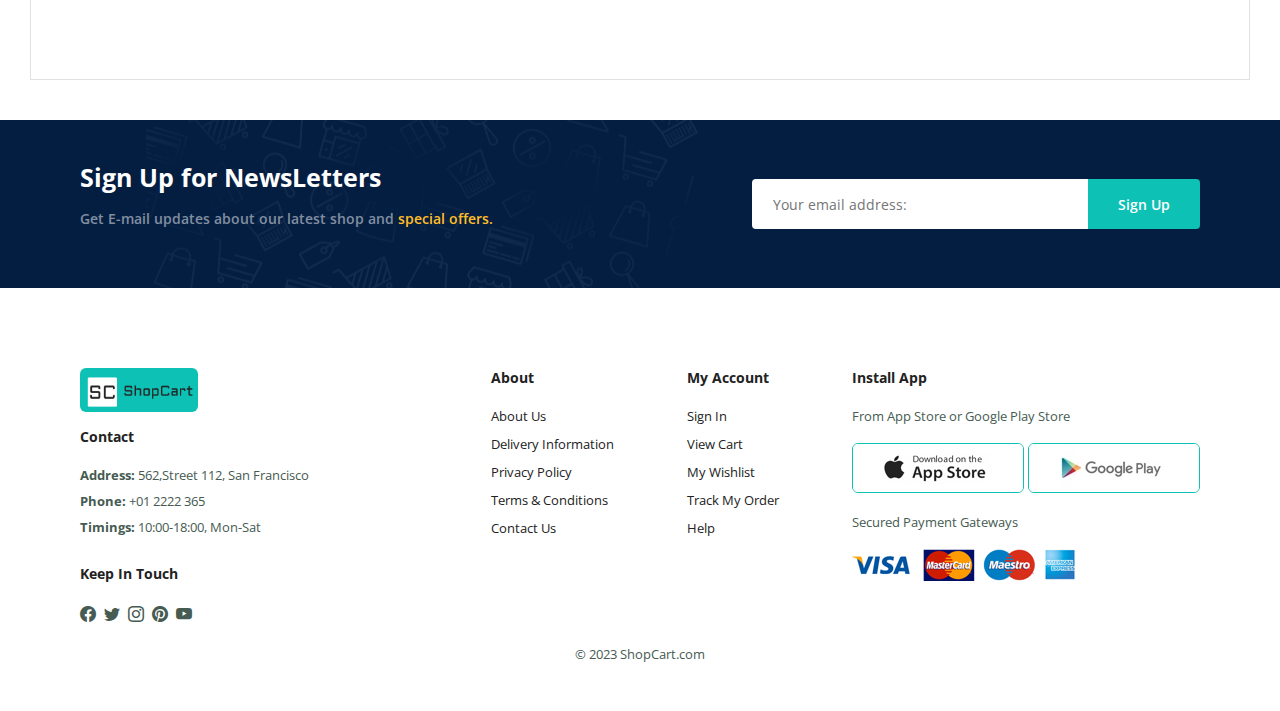
<file: contact.html>
<!DOCTYPE html>
<html>

<head>
    <title>ShopCart</title>
    <meta charset="UTF-8">
    <meta http-equiv="X-UA-Compatible" content="IE=edge">
    <meta name="viewport" content="width=device-width, initial-scale=1.0">
    <link rel="stylesheet" href="https://cdn.jsdelivr.net/npm/bootstrap-icons@1.10.2/font/bootstrap-icons.css">
    <link rel="stylesheet" href="styles.css">
</head>

<body>
    <section id="header">
        <a href="#"><img src="img/logo.png" class="logo" alt="logo"></a>
        <div>
            <ul id="navbar">
                <li><a href="index.html">Home</a></li>
                <li><a href="shop.html">Shop</a></li>
                <li><a href="blog.html">Blog</a></li>
                <li><a href="about.html">About</a></li>
                <li><a class="active" href="contact.html">Contact</a></li>
                <li id="lg-bag"><a href="cart.html"><i class="bi bi-bag"></i></a></li>
                <a href="#" id="close"><i class="bi bi-x"></i></a>
            </ul>
        </div>
        <div id="mobile">
            <a href="cart.html"><i class="bi bi-bag"></i></a>
            <i id="bar" class="bi bi-arrow-bar-left"></i>
        </div>
    </section>

    <section id="page-header" class="about-header">
        <h2>#let's_talk</h2>
        <p>LEAVE A MESSAGE. We love to hear from you!</p>
    </section>

    <section id="contact-details" class="section-p1">
        <div class="details">
            <span>GET IN TOUCH</span>
            <h2>Visit one of our agency locations or contact us today</h2>
            <h3>Head Office</h3>
            <div>
                <li>
                    <i class="bi bi-geo-alt"></i>
                    <p>56 Glassford Street Glasgow G1 1UL New York</p>
                </li>
                <li>
                    <i class="bi bi-envelope"></i>
                    <p>contact@shopcart.com</p>
                </li>
                <li>
                    <i class="bi bi-telephone-fill"></i>
                    <p>contact-+01 2222 365</p>
                </li>
                <li>
                    <i class="bi bi-clock"></i>
                    <p>Monday to Saturday: 10.00 - 18.00 </p>
                </li>
            </div>
        </div>
        <div class="map">
            <iframe
                src="https://www.google.com/maps/embed?pb=!1m18!1m12!1m3!1d2239.2367795197097!2d-4.251206123413301!3d55.858558183840806!2m3!1f0!2f0!3f0!3m2!1i1024!2i768!4f13.1!3m3!1m2!1s0x488846a1bd9f3a95%3A0xdbd45e47fa28046d!2sGadgetsandGizmos!5e0!3m2!1sen!2sin!4v1691064129017!5m2!1sen!2sin"
                style="border:0;" allowfullscreen="" loading="lazy"
                referrerpolicy="no-referrer-when-downgrade"></iframe>
        </div>
    </section>

    <section id="form-details">
        <form action="">
            <span>LEAVE A MESSAGE</span>
            <h2>We love to hear from you</h2>
            <input type="text"placeholder="Your Name:">
            <input type="email"placeholder="Your Email:">
            <input type="text"placeholder="Subject:">
            <textarea name="" id="" cols="30" rows="10" placeholder="Your Message:"></textarea>
            <button class="btn">Submit</button>
        </form>
        <div class="people">
            <div>
                <img src="img/people1.png" alt="">
                <p><span>John Doe</span>Senior Marketing Manager <br> Phone: +000 123 000 77 88 <br> Email: johndoe@gmail.com</p>
            </div>
            <div>
                <img src="img/people2.png" alt="">
                <p><span>William Smith</span>Senior Marketing Manager <br> Phone: +000 123 000 66 88 <br> Email: williamsmith@gmail.com</p>
            </div>
            <div>
                <img src="img/people3.png" alt="">
                <p><span>Emma Stone</span>Junior Assistant Marketing Manager <br> Phone: +000 123 000 88 88 <br> Email: emmastone@gmail.com</p>
            </div>
        </div>
    </section>

    <section id="newsletter" class="section-p1 section-m1">
        <div class="newstext">
            <h4>Sign Up for NewsLetters</h4>
            <p>Get E-mail updates about our latest shop and <span>special offers.</span></p>
        </div>
        <div class="form">
            <input type="email" placeholder="Your email address:">
            <button class="btn">Sign Up</button>
        </div>
    </section>

    <footer class="section-p1">
        <div class="col">
            <img class="logo" src="img/logo.png" alt="">
            <h4>Contact</h4>
            <p><strong>Address: </strong>562,Street 112, San Francisco</p>
            <p><strong>Phone: </strong>+01 2222 365</p>
            <p><strong>Timings: </strong>10:00-18:00, Mon-Sat</p>
            <div class="follow">
                <h4>Keep In Touch</h4>
                <div class="icon">
                    <i class="bi bi-facebook"></i>
                    <i class="bi bi-twitter"></i>
                    <i class="bi bi-instagram"></i>
                    <i class="bi bi-pinterest"></i>
                    <i class="bi bi-youtube"></i>
                </div>
            </div>
        </div>
        <div class="col">
            <h4>About</h4>
            <a href="#">About Us</a>
            <a href="#">Delivery Information</a>
            <a href="#">Privacy Policy</a>
            <a href="#">Terms & Conditions</a>
            <a href="#">Contact Us</a>
        </div>
        <div class="col">
            <h4>My Account</h4>
            <a href="#">Sign In</a>
            <a href="#">View Cart</a>
            <a href="#">My Wishlist</a>
            <a href="#">Track My Order</a>
            <a href="#">Help</a>
        </div>
        <div class="col install">
            <h4>Install App</h4>
            <p>From App Store or Google Play Store</p>
            <div class="row">
                <img src="img/pay.png" alt="">
                <img src="img/pay3.png" alt="">
            </div>
            <p>Secured Payment Gateways</p>
            <img src="img/pay2.png" alt="">
        </div>
        <div class="copyright">
            <p> © 2023 ShopCart.com</p>
        </div>
    </footer>

    <script src="script.js"></script>
</body>

</html>
</file>
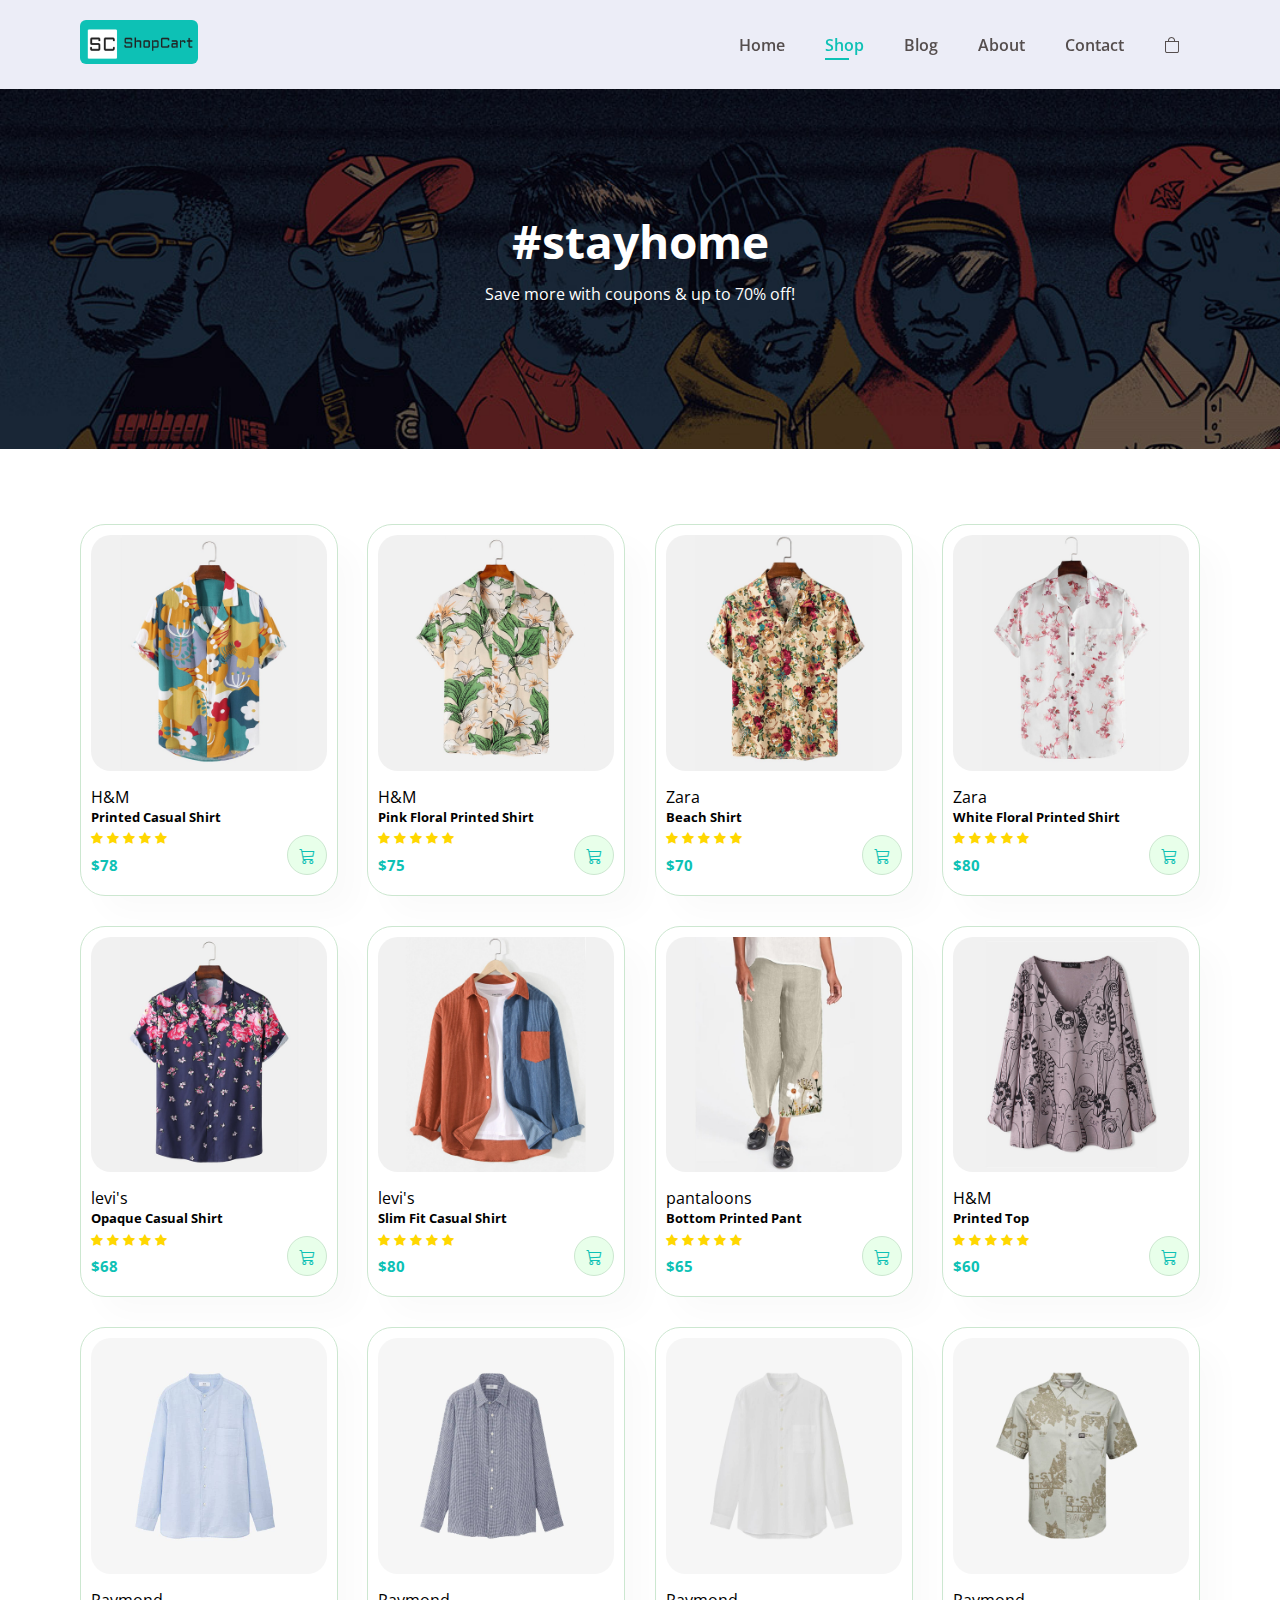
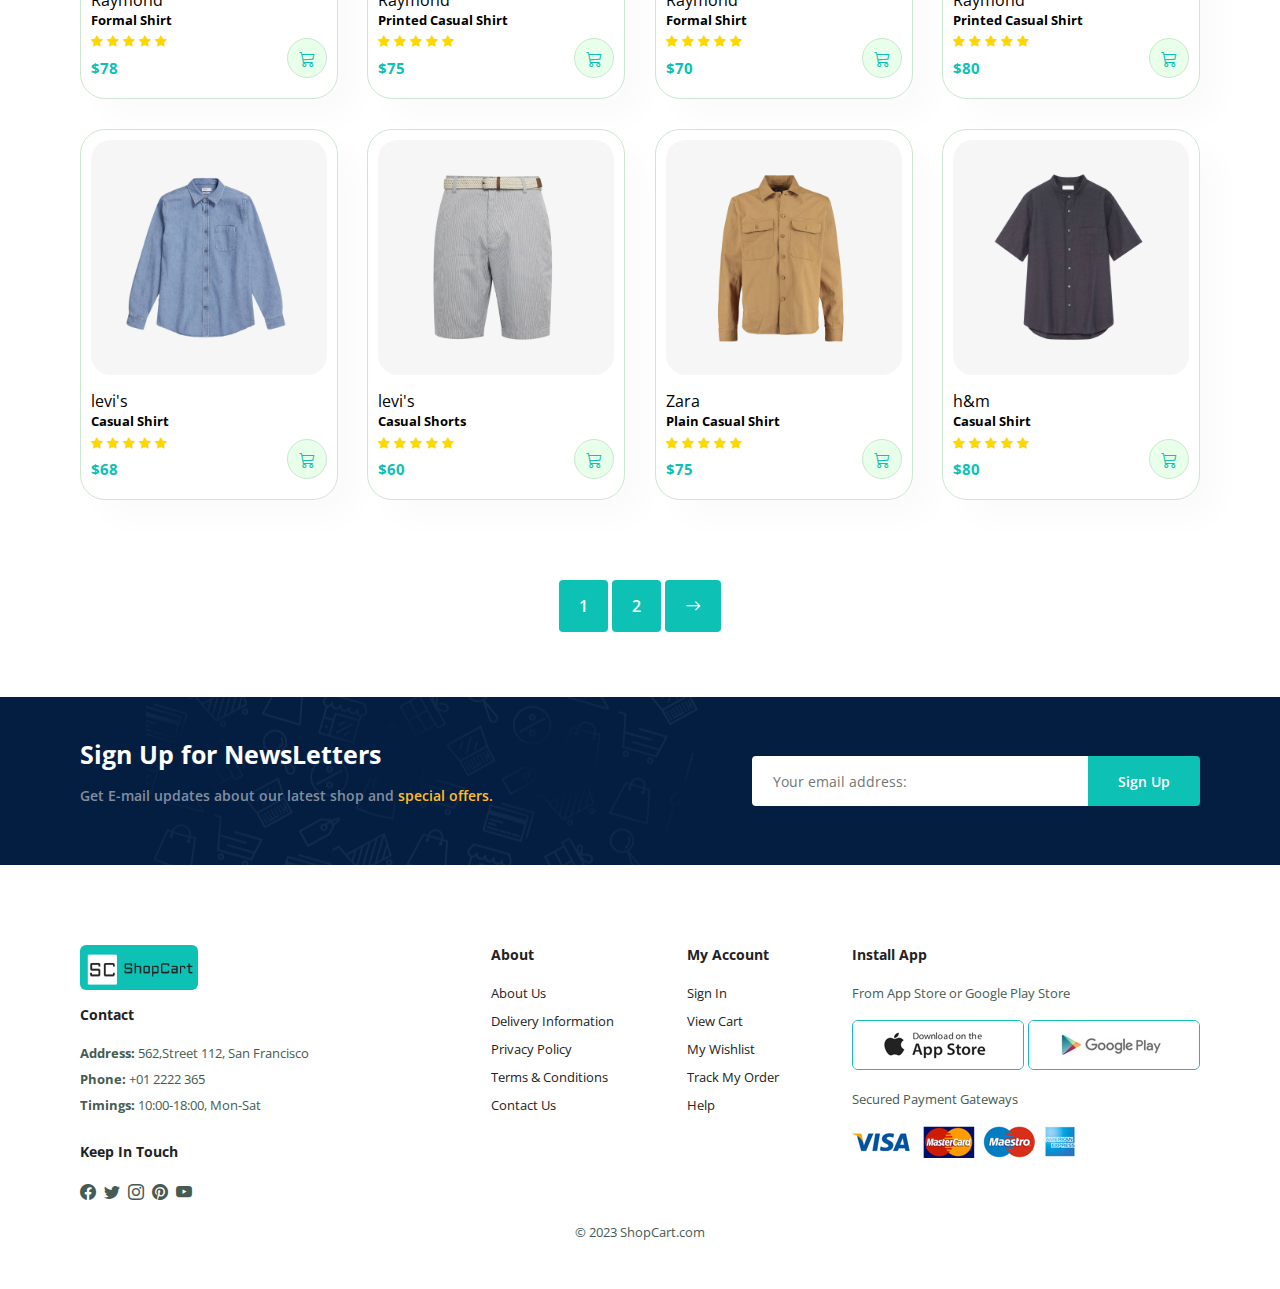
<file: shop.html>
<!DOCTYPE html>
<html>

<head>
    <title>ShopCart</title>
    <meta charset="UTF-8">
    <meta http-equiv="X-UA-Compatible" content="IE=edge">
    <meta name="viewport" content="width=device-width, initial-scale=1.0">
    <link rel="stylesheet" href="https://cdn.jsdelivr.net/npm/bootstrap-icons@1.10.2/font/bootstrap-icons.css">
    <link rel="stylesheet" href="styles.css">
</head>

<body>
    <section id="header">
        <a href="#"><img src="img/logo.png" class="logo" alt="logo"></a>
        <div>
            <ul id="navbar">
                <li><a href="index.html">Home</a></li>
                <li><a class="active" href="shop.html">Shop</a></li>
                <li><a href="blog.html">Blog</a></li>
                <li><a href="about.html">About</a></li>
                <li><a href="contact.html">Contact</a></li>
                <li id="lg-bag"><a href="cart.html"><i class="bi bi-bag"></i></a></li>
                <a href="#" id="close"><i class="bi bi-x"></i></a>
            </ul>
        </div>
        <div id="mobile">
            <a href="cart.html"><i class="bi bi-bag"></i></a>
            <i id="bar" class="bi bi-arrow-bar-left"></i>
        </div>
    </section>

    <section id="page-header">
        <h2>#stayhome</h2>
        <p>Save more with coupons & up to 70% off!</p>
    </section>

    <section id="product1" class="section-p1">
        <div class="pro-container">
            <div class="pro" onclick="window.location.href='sproduct.html';">
                <img src="img/p1.png" alt="">
                <div class="desc">
                    <span>H&M</span>
                    <h5>Printed Casual Shirt</h5>
                    <div class="star">
                        <i class="bi bi-star-fill"></i>
                        <i class="bi bi-star-fill"></i>
                        <i class="bi bi-star-fill"></i>
                        <i class="bi bi-star-fill"></i>
                        <i class="bi bi-star-fill"></i>
                    </div>
                    <h4>$78</h4>
                </div>
                <a href="#"><i class="bi bi-cart3 cart"></i></a>
            </div>
            <div class="pro">
                <img src="img/p2.png" alt="">
                <div class="desc">
                    <span>H&M</span>
                    <h5>Pink Floral Printed Shirt</h5>
                    <div class="star">
                        <i class="bi bi-star-fill"></i>
                        <i class="bi bi-star-fill"></i>
                        <i class="bi bi-star-fill"></i>
                        <i class="bi bi-star-fill"></i>
                        <i class="bi bi-star-fill"></i>
                    </div>
                    <h4>$75</h4>
                </div>
                <a href="#"><i class="bi bi-cart3 cart"></i></a>
            </div>
            <div class="pro">
                <img src="img/p3.png" alt="">
                <div class="desc">
                    <span>Zara</span>
                    <h5>Beach Shirt</h5>
                    <div class="star">
                        <i class="bi bi-star-fill"></i>
                        <i class="bi bi-star-fill"></i>
                        <i class="bi bi-star-fill"></i>
                        <i class="bi bi-star-fill"></i>
                        <i class="bi bi-star-fill"></i>
                    </div>
                    <h4>$70</h4>
                </div>
                <a href="#"><i class="bi bi-cart3 cart"></i></a>
            </div>
            <div class="pro">
                <img src="img/p4.jpg" alt="">
                <div class="desc">
                    <span>Zara</span>
                    <h5>White Floral Printed Shirt</h5>
                    <div class="star">
                        <i class="bi bi-star-fill"></i>
                        <i class="bi bi-star-fill"></i>
                        <i class="bi bi-star-fill"></i>
                        <i class="bi bi-star-fill"></i>
                        <i class="bi bi-star-fill"></i>
                    </div>
                    <h4>$80</h4>
                </div>
                <a href="#"><i class="bi bi-cart3 cart"></i></a>
            </div>
            <div class="pro">
                <img src="img/p5.png" alt="">
                <div class="desc">
                    <span>levi's</span>
                    <h5>Opaque Casual Shirt</h5>
                    <div class="star">
                        <i class="bi bi-star-fill"></i>
                        <i class="bi bi-star-fill"></i>
                        <i class="bi bi-star-fill"></i>
                        <i class="bi bi-star-fill"></i>
                        <i class="bi bi-star-fill"></i>
                    </div>
                    <h4>$68</h4>
                </div>
                <a href="#"><i class="bi bi-cart3 cart"></i></a>
            </div>
            <div class="pro">
                <img src="img/p6.png" alt="">
                <div class="desc">
                    <span>levi's</span>
                    <h5>Slim Fit Casual Shirt</h5>
                    <div class="star">
                        <i class="bi bi-star-fill"></i>
                        <i class="bi bi-star-fill"></i>
                        <i class="bi bi-star-fill"></i>
                        <i class="bi bi-star-fill"></i>
                        <i class="bi bi-star-fill"></i>
                    </div>
                    <h4>$80</h4>
                </div>
                <a href="#"><i class="bi bi-cart3 cart"></i></a>
            </div>
            <div class="pro">
                <img src="img/p7.png" alt="">
                <div class="desc">
                    <span>pantaloons</span>
                    <h5>Bottom Printed Pant</h5>
                    <div class="star">
                        <i class="bi bi-star-fill"></i>
                        <i class="bi bi-star-fill"></i>
                        <i class="bi bi-star-fill"></i>
                        <i class="bi bi-star-fill"></i>
                        <i class="bi bi-star-fill"></i>
                    </div>
                    <h4>$65</h4>
                </div>
                <a href="#"><i class="bi bi-cart3 cart"></i></a>
            </div>
            <div class="pro">
                <img src="img/p8.png" alt="">
                <div class="desc">
                    <span>H&M</span>
                    <h5>Printed Top</h5>
                    <div class="star">
                        <i class="bi bi-star-fill"></i>
                        <i class="bi bi-star-fill"></i>
                        <i class="bi bi-star-fill"></i>
                        <i class="bi bi-star-fill"></i>
                        <i class="bi bi-star-fill"></i>
                    </div>
                    <h4>$60</h4>
                </div>
                <a href="#"><i class="bi bi-cart3 cart"></i></a>
            </div>
            <div class="pro">
                <img src="img/p9.png" alt="">
                <div class="desc">
                    <span>Raymond</span>
                    <h5>Formal Shirt</h5>
                    <div class="star">
                        <i class="bi bi-star-fill"></i>
                        <i class="bi bi-star-fill"></i>
                        <i class="bi bi-star-fill"></i>
                        <i class="bi bi-star-fill"></i>
                        <i class="bi bi-star-fill"></i>
                    </div>
                    <h4>$78</h4>
                </div>
                <a href="#"><i class="bi bi-cart3 cart"></i></a>
            </div>
            <div class="pro">
                <img src="img/p10.png" alt="">
                <div class="desc">
                    <span>Raymond</span>
                    <h5>Printed Casual Shirt</h5>
                    <div class="star">
                        <i class="bi bi-star-fill"></i>
                        <i class="bi bi-star-fill"></i>
                        <i class="bi bi-star-fill"></i>
                        <i class="bi bi-star-fill"></i>
                        <i class="bi bi-star-fill"></i>
                    </div>
                    <h4>$75</h4>
                </div>
                <a href="#"><i class="bi bi-cart3 cart"></i></a>
            </div>
            <div class="pro">
                <img src="img/p11.png" alt="">
                <div class="desc">
                    <span>Raymond</span>
                    <h5>Formal Shirt</h5>
                    <div class="star">
                        <i class="bi bi-star-fill"></i>
                        <i class="bi bi-star-fill"></i>
                        <i class="bi bi-star-fill"></i>
                        <i class="bi bi-star-fill"></i>
                        <i class="bi bi-star-fill"></i>
                    </div>
                    <h4>$70</h4>
                </div>
                <a href="#"><i class="bi bi-cart3 cart"></i></a>
            </div>
            <div class="pro">
                <img src="img/p12.png" alt="">
                <div class="desc">
                    <span>Raymond</span>
                    <h5>Printed Casual Shirt</h5>
                    <div class="star">
                        <i class="bi bi-star-fill"></i>
                        <i class="bi bi-star-fill"></i>
                        <i class="bi bi-star-fill"></i>
                        <i class="bi bi-star-fill"></i>
                        <i class="bi bi-star-fill"></i>
                    </div>
                    <h4>$80</h4>
                </div>
                <a href="#"><i class="bi bi-cart3 cart"></i></a>
            </div>
            <div class="pro">
                <img src="img/p13.png" alt="">
                <div class="desc">
                    <span>levi's</span>
                    <h5>Casual Shirt</h5>
                    <div class="star">
                        <i class="bi bi-star-fill"></i>
                        <i class="bi bi-star-fill"></i>
                        <i class="bi bi-star-fill"></i>
                        <i class="bi bi-star-fill"></i>
                        <i class="bi bi-star-fill"></i>
                    </div>
                    <h4>$68</h4>
                </div>
                <a href="#"><i class="bi bi-cart3 cart"></i></a>
            </div>
            <div class="pro">
                <img src="img/p14.png" alt="">
                <div class="desc">
                    <span>levi's</span>
                    <h5>Casual Shorts</h5>
                    <div class="star">
                        <i class="bi bi-star-fill"></i>
                        <i class="bi bi-star-fill"></i>
                        <i class="bi bi-star-fill"></i>
                        <i class="bi bi-star-fill"></i>
                        <i class="bi bi-star-fill"></i>
                    </div>
                    <h4>$60</h4>
                </div>
                <a href="#"><i class="bi bi-cart3 cart"></i></a>
            </div>
            <div class="pro">
                <img src="img/p15.png" alt="">
                <div class="desc">
                    <span>Zara</span>
                    <h5>Plain Casual Shirt</h5>
                    <div class="star">
                        <i class="bi bi-star-fill"></i>
                        <i class="bi bi-star-fill"></i>
                        <i class="bi bi-star-fill"></i>
                        <i class="bi bi-star-fill"></i>
                        <i class="bi bi-star-fill"></i>
                    </div>
                    <h4>$75</h4>
                </div>
                <a href="#"><i class="bi bi-cart3 cart"></i></a>
            </div>
            <div class="pro">
                <img src="img/p16.png" alt="">
                <div class="desc">
                    <span>h&m</span>
                    <h5>Casual Shirt</h5>
                    <div class="star">
                        <i class="bi bi-star-fill"></i>
                        <i class="bi bi-star-fill"></i>
                        <i class="bi bi-star-fill"></i>
                        <i class="bi bi-star-fill"></i>
                        <i class="bi bi-star-fill"></i>
                    </div>
                    <h4>$80</h4>
                </div>
                <a href="#"><i class="bi bi-cart3 cart"></i></a>
            </div>
        </div>
    </section>

    <section id="pagination" class="section-p1">
        <a href="">1</a>
        <a href="">2</a>
        <a href=""><i class="bi bi-arrow-right"></i></a>
    </section>

    <section id="newsletter"  class="section-p1 section-m1">
        <div class="newstext">
            <h4>Sign Up for NewsLetters</h4>
            <p>Get E-mail updates about our latest shop and <span>special offers.</span></p>
        </div>
        <div class="form">
            <input type="email" placeholder="Your email address:">
            <button class="btn">Sign Up</button>
        </div>
    </section>

    <footer class="section-p1">
        <div class="col">
            <img class="logo" src="img/logo.png" alt="">
            <h4>Contact</h4>
            <p><strong>Address: </strong>562,Street 112, San Francisco</p>
            <p><strong>Phone: </strong>+01 2222 365</p>
            <p><strong>Timings: </strong>10:00-18:00, Mon-Sat</p>
            <div class="follow">
                <h4>Keep In Touch</h4>
                <div class="icon">
                    <i class="bi bi-facebook"></i>
                    <i class="bi bi-twitter"></i>
                    <i class="bi bi-instagram"></i>
                    <i class="bi bi-pinterest"></i>
                    <i class="bi bi-youtube"></i>
                </div>
            </div>
        </div>
        <div class="col">
            <h4>About</h4>
            <a href="#">About Us</a>
            <a href="#">Delivery Information</a>
            <a href="#">Privacy Policy</a>
            <a href="#">Terms & Conditions</a>
            <a href="#">Contact Us</a>
        </div>
        <div class="col">
            <h4>My Account</h4>
            <a href="#">Sign In</a>
            <a href="#">View Cart</a>
            <a href="#">My Wishlist</a>
            <a href="#">Track My Order</a>
            <a href="#">Help</a>
        </div>
        <div class="col install">
            <h4>Install App</h4>
            <p>From App Store or Google Play Store</p>
            <div class="row">
                <img src="img/pay.png" alt="">
                <img src="img/pay3.png" alt="">
            </div>
            <p>Secured Payment Gateways</p>
            <img src="img/pay2.png" alt="">
        </div>
        <div class="copyright">
            <p> © 2023 ShopCart.com</p>
        </div>
    </footer>

    <script src="script.js"></script>
</body>

</html>
</file>
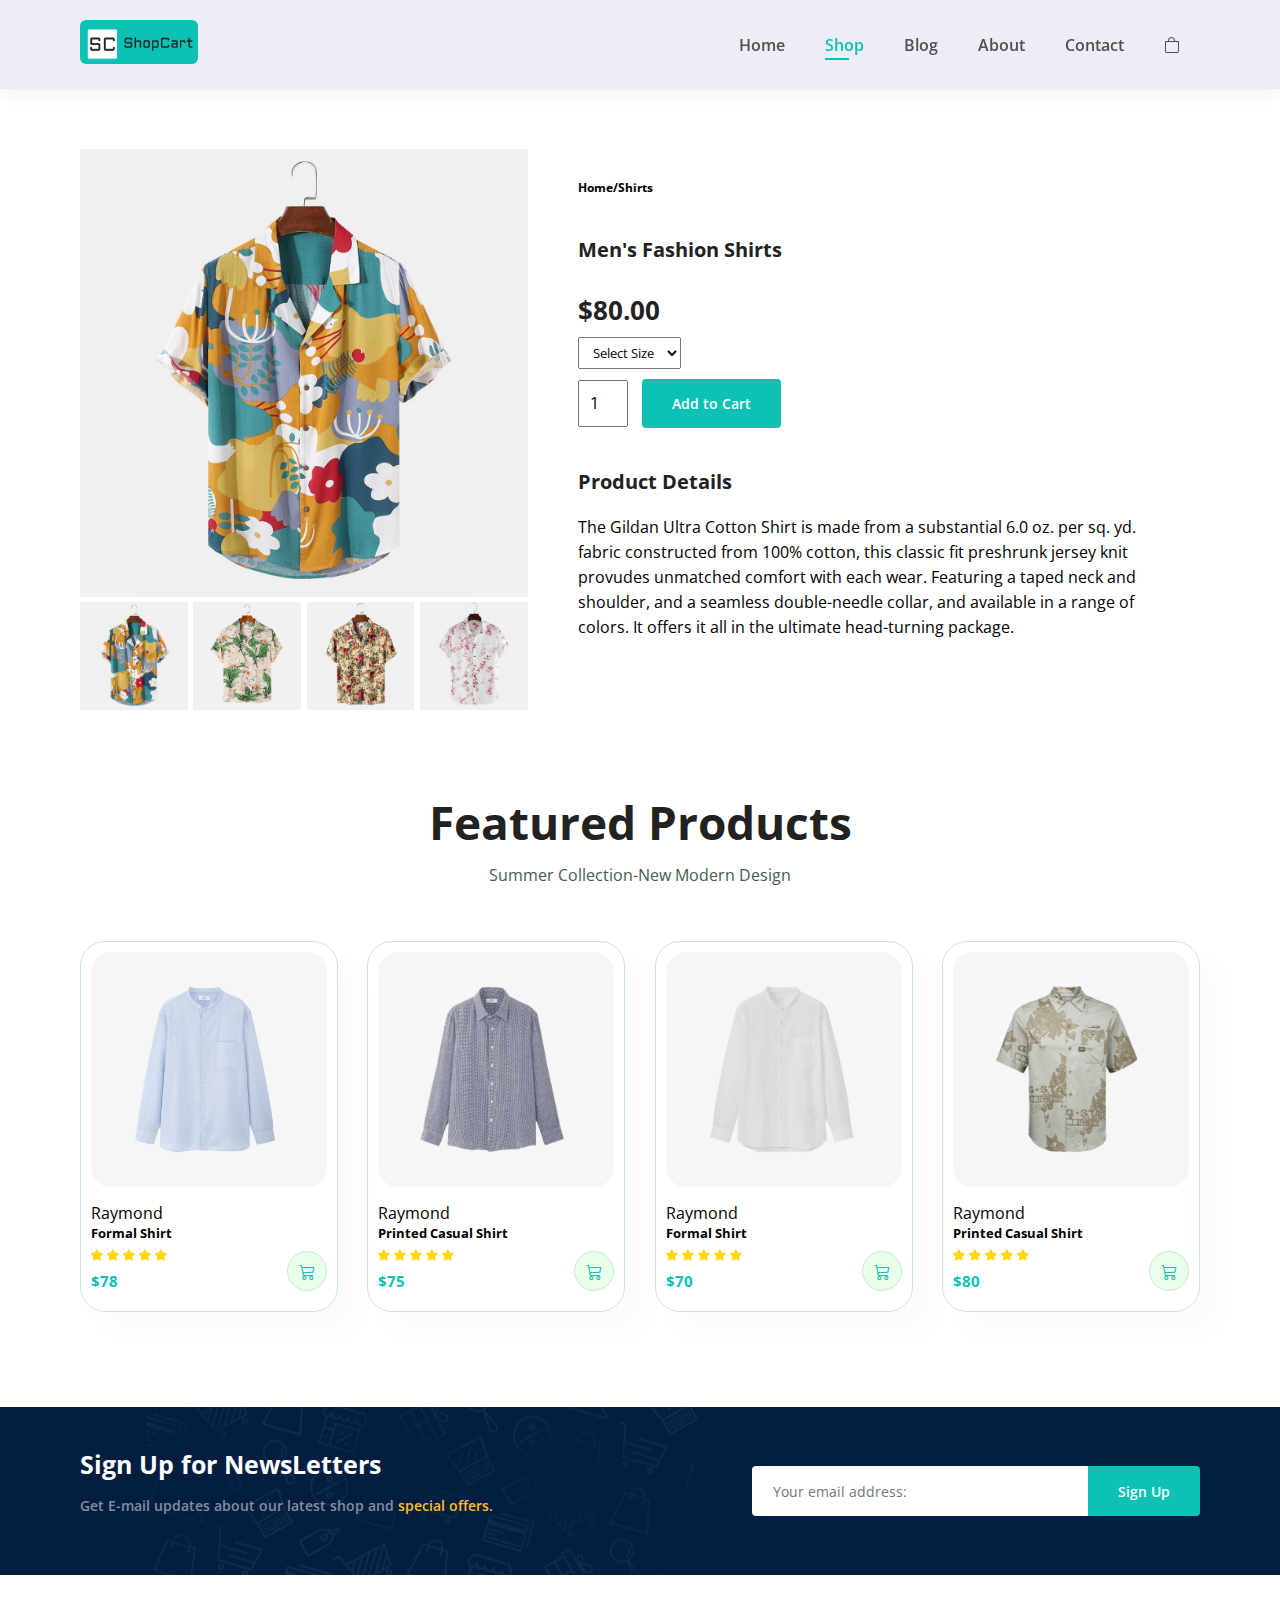
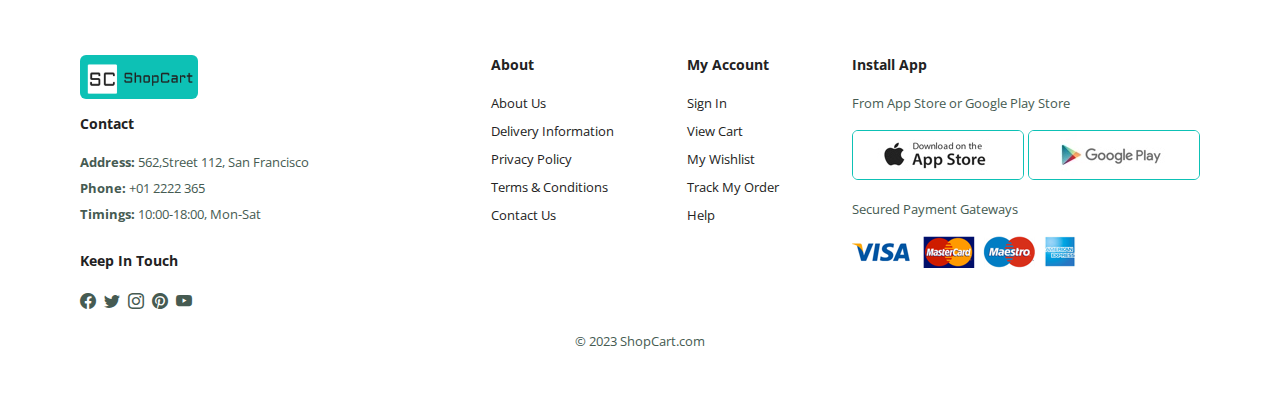
<file: sproduct.html>
<!DOCTYPE html>
<html>

<head>
    <title>ShopCart</title>
    <meta charset="UTF-8">
    <meta http-equiv="X-UA-Compatible" content="IE=edge">
    <meta name="viewport" content="width=device-width, initial-scale=1.0">
    <link rel="stylesheet" href="https://cdn.jsdelivr.net/npm/bootstrap-icons@1.10.2/font/bootstrap-icons.css">
    <link rel="stylesheet" href="styles.css">
</head>

<body>
    <section id="header">
        <a href="#"><img src="img/logo.png" class="logo" alt="logo"></a>
        <div>
            <ul id="navbar">
                <li><a href="index.html">Home</a></li>
                <li><a class="active" href="shop.html">Shop</a></li>
                <li><a href="blog.html">Blog</a></li>
                <li><a href="about.html">About</a></li>
                <li><a href="contact.html">Contact</a></li>
                <li id="lg-bag"><a href="cart.html"><i class="bi bi-bag"></i></a></li>
                <a href="#" id="close"><i class="bi bi-x"></i></a>
            </ul>
        </div>
        <div id="mobile">
            <a href="cart.html"><i class="bi bi-bag"></i></a>
            <i id="bar" class="bi bi-arrow-bar-left"></i>
        </div>
    </section>

    <section id="prodetails" class="section-p1">
          <div class="single-pro-image">
            <img src="img/p1.png" alt="" width="100%" id="mainImg">
            <div class="small-img-group">
                <div class="small-img-col">
                    <img src="img/p1.png" alt="" width="100%" class="small-img">
                </div>
                <div class="small-img-col">
                    <img src="img/p2.png" alt="" width="100%" class="small-img">
                </div>
                <div class="small-img-col">
                    <img src="img/p3.png" alt="" width="100%" class="small-img">
                </div>
                <div class="small-img-col">
                    <img src="img/p4.jpg" alt="" width="100%" class="small-img">
                </div>
            </div>
          </div>
         <div class="single-pro-details">
            <h6>Home/Shirts</h6>
            <h4>Men's Fashion Shirts</h4>
            <h2>$80.00</h2>
            <select>
                <option>Select Size</option>
                <option>XL</option>
                <option>L</option>
                <option>M</option>
                <option>S</option>
            </select>
            <input type="number" value="1">
            <button class="btn">Add to Cart</button>
            <h4>Product Details</h4>
            <span>The Gildan Ultra Cotton Shirt is made from a substantial 6.0 oz. per sq. yd. fabric constructed from 100% cotton, this classic fit preshrunk jersey knit provudes unmatched comfort with each wear. Featuring a taped neck and shoulder, and a seamless double-needle collar, and available in a range of colors. It offers it all in the ultimate head-turning package.</span>
         </div>
    </section>

    <section id="product1" class="section-p1">
        <h2>Featured Products</h2>
        <p>Summer Collection-New Modern Design</p>
        <div class="pro-container">
            <div class="pro">
                <img src="img/p9.png" alt="">
                <div class="desc">
                    <span>Raymond</span>
                    <h5>Formal Shirt</h5>
                    <div class="star">
                        <i class="bi bi-star-fill"></i>
                        <i class="bi bi-star-fill"></i>
                        <i class="bi bi-star-fill"></i>
                        <i class="bi bi-star-fill"></i>
                        <i class="bi bi-star-fill"></i>
                    </div>
                    <h4>$78</h4>
                </div>
                <a href="#"><i class="bi bi-cart3 cart"></i></a>
            </div>
            <div class="pro">
                <img src="img/p10.png" alt="">
                <div class="desc">
                    <span>Raymond</span>
                    <h5>Printed Casual Shirt</h5>
                    <div class="star">
                        <i class="bi bi-star-fill"></i>
                        <i class="bi bi-star-fill"></i>
                        <i class="bi bi-star-fill"></i>
                        <i class="bi bi-star-fill"></i>
                        <i class="bi bi-star-fill"></i>
                    </div>
                    <h4>$75</h4>
                </div>
                <a href="#"><i class="bi bi-cart3 cart"></i></a>
            </div>
            <div class="pro">
                <img src="img/p11.png" alt="">
                <div class="desc">
                    <span>Raymond</span>
                    <h5>Formal Shirt</h5>
                    <div class="star">
                        <i class="bi bi-star-fill"></i>
                        <i class="bi bi-star-fill"></i>
                        <i class="bi bi-star-fill"></i>
                        <i class="bi bi-star-fill"></i>
                        <i class="bi bi-star-fill"></i>
                    </div>
                    <h4>$70</h4>
                </div>
                <a href="#"><i class="bi bi-cart3 cart"></i></a>
            </div>
            <div class="pro">
                <img src="img/p12.png" alt="">
                <div class="desc">
                    <span>Raymond</span>
                    <h5>Printed Casual Shirt</h5>
                    <div class="star">
                        <i class="bi bi-star-fill"></i>
                        <i class="bi bi-star-fill"></i>
                        <i class="bi bi-star-fill"></i>
                        <i class="bi bi-star-fill"></i>
                        <i class="bi bi-star-fill"></i>
                    </div>
                    <h4>$80</h4>
                </div>
                <a href="#"><i class="bi bi-cart3 cart"></i></a>
            </div>
        </div>
    </section>

    <section id="newsletter"  class="section-p1 section-m1">
        <div class="newstext">
            <h4>Sign Up for NewsLetters</h4>
            <p>Get E-mail updates about our latest shop and <span>special offers.</span></p>
        </div>
        <div class="form">
            <input type="email" placeholder="Your email address:">
            <button class="btn">Sign Up</button>
        </div>
    </section>

    <footer class="section-p1">
        <div class="col">
            <img class="logo" src="img/logo.png" alt="">
            <h4>Contact</h4>
            <p><strong>Address: </strong>562,Street 112, San Francisco</p>
            <p><strong>Phone: </strong>+01 2222 365</p>
            <p><strong>Timings: </strong>10:00-18:00, Mon-Sat</p>
            <div class="follow">
                <h4>Keep In Touch</h4>
                <div class="icon">
                    <i class="bi bi-facebook"></i>
                    <i class="bi bi-twitter"></i>
                    <i class="bi bi-instagram"></i>
                    <i class="bi bi-pinterest"></i>
                    <i class="bi bi-youtube"></i>
                </div>
            </div>
        </div>
        <div class="col">
            <h4>About</h4>
            <a href="#">About Us</a>
            <a href="#">Delivery Information</a>
            <a href="#">Privacy Policy</a>
            <a href="#">Terms & Conditions</a>
            <a href="#">Contact Us</a>
        </div>
        <div class="col">
            <h4>My Account</h4>
            <a href="#">Sign In</a>
            <a href="#">View Cart</a>
            <a href="#">My Wishlist</a>
            <a href="#">Track My Order</a>
            <a href="#">Help</a>
        </div>
        <div class="col install">
            <h4>Install App</h4>
            <p>From App Store or Google Play Store</p>
            <div class="row">
                <img src="img/pay.png" alt="">
                <img src="img/pay3.png" alt="">
            </div>
            <p>Secured Payment Gateways</p>
            <img src="img/pay2.png" alt="">
        </div>
        <div class="copyright">
            <p> © 2023 ShopCart.com</p>
        </div>
    </footer>

    <script>
        var mainImg = document.getElementById('mainImg');
        var smallImg = document.getElementsByClassName('small-img');

        smallImg[0].onclick = function(){
            mainImg.src = smallImg[0].src;
        }
        smallImg[1].onclick = function(){
            mainImg.src = smallImg[1].src;
        }
        smallImg[2].onclick = function(){
            mainImg.src = smallImg[2].src;
        }
        smallImg[3].onclick = function(){
            mainImg.src = smallImg[3].src;
        }
        </script>

    <script src="script.js"></script>
</body>

</html>
</file>
<file: styles.css>
@import url('https://fonts.googleapis.com/css2?family=Open+Sans:wght@300;400;500;600;700;800&display=swap');

* {
    margin: 0;
    padding: 0;
    box-sizing: border-box;
    font-family: 'Open Sans', sans-serif;
}

body {
    width: 100%;
}

h1 {
    font-size: 50px;
    line-height: 64px;
    color: #222;
}

h2 {
    font-size: 46px;
    line-height: 54px;
    color: #222;
}

h4 {
    font-size: 20px;
    color: #222;
}

h6 {
    font-weight: 700;
    font-size: 12px;
}

p {
    font-size: 16px;
    color: #465b52;
    margin: 15px 0 20px 0;
}

.section-p1 {
    padding: 40px 80px;
}

.section-m1 {
    margin: 40px 0;
}

/* Home Page */
#header {
    display: flex;
    align-items: center;
    justify-content: space-between;
    padding: 20px 80px;
    background: #ecedf7;
    box-shadow: 0 5px 15px rgba(41, 38, 38, 0.06);
    z-index: 999;
    position: sticky;
    top: 0;
    left: 0;
}

#header .logo{
     width: 35%;
     border-radius: 6px;
}

#navbar {
    display: flex;
    align-items: center;
    justify-content: center;
}

#navbar li {
    list-style: none;
    padding: 0 20px;
    position: relative;
}

#navbar li a {
    text-decoration: none;
    font-size: 16px;
    font-weight: 600;
    color: #554e4e;
    transition: 0.3s ease;
}

#navbar li a:hover,
#navbar li a.active {
    color: #0dc1b5;
}

#navbar li a.active::after,
#navbar li a:hover::after {
    content: "";
    width: 30%;
    height: 2px;
    background: #0dc1b5;
    position: absolute;
    bottom: -4px;
    left: 20px;
}

#mobile {
    display: none;
    align-items: center;
}

#close {
    display: none;
}

#hero {
    background-image: url("img/hero4.png");
    height: 90vh;
    width: 100%;
    background-position: top 25% right 0;
    background-size: cover;
    padding: 0 100px;
    display: flex;
    flex-direction: column;
    align-items: flex-start;
    justify-content: center;
}

#hero h4 {
    padding-bottom: 15px;
}

#hero h1 {
    color: #0dc1b5;
}

#hero button {
    background-image: url("img/button.png");
    background-color: transparent;
    color: #0dc1b5;
    border: 0;
    padding: 14px 80px 14px 65px;
    background-repeat: no-repeat;
    cursor: pointer;
    font-weight: 700;
    font-size: 15px;
}

#feature {
    display: flex;
    align-items: center;
    justify-content: space-between;
    flex-wrap: wrap;
}

#feature .fe-box {
    width: 180px;
    text-align: center;
    padding: 25px 15px;
    box-shadow: 20px 20px 34px rgb(0, 0, 0, 0.03);
    border: 1px solid #cce7d0;
    border-radius: 4px;
    margin: 15px 0;
}

#feature .fe-box:hover {
    box-shadow: 10px 10px 54px rgb(70, 62, 221, 0.1);
}

#feature .fe-box img {
    width: 100%;
    margin-bottom: 10px;
}

#feature .fe-box h6 {
    display: inline-block;
    padding: 9px 8px 6px 8px;
    line-height: 1;
    border-radius: 4px;
    color: #0dc1b5;
    background-color: #fae3e8;
}

#product1 {
    text-align: center;
}

#product1 .pro-container {
    display: flex;
    justify-content: space-between;
    padding-top: 20px;
    flex-wrap: wrap;
}

#product1 .pro {
    width: 23%;
    min-width: 250px;
    padding: 10px;
    border: 1px solid #cce7d0;
    border-radius: 25px;
    cursor: pointer;
    box-shadow: 20px 20px 30px rgb(0, 0, 0, 0.02);
    margin: 15px 0;
    transition: 0.2s ease;
    position: relative;
}

#product1 .pro:hover {
    box-shadow: 20px 20px 30px rgb(0, 0, 0, 0.06);
}

#product1 .pro img {
    width: 100%;
    border-radius: 20px;
}

#product1 .pro .desc {
    text-align: start;
    padding: 10px 0;
}

#product1 .pr0 .desc span {
    color: #78787e;
    font-size: 12px;
}

#product1 .pr0 .desc h5 {
    padding-top: 7px;
    color: #1a1a1a;
    font-size: 14px;
}

#product1 .pro .desc i {
    font-size: 12px;
    color: gold;
}

#product1 .pro .desc h4 {
    font-size: 15px;
    padding-top: 7px;
    font-weight: 700;
    color: #0dc1b5;
}

#product1 .pro .cart {
    width: 40px;
    height: 40px;
    line-height: 40px;
    border-radius: 60px;
    background-color: #e8ffea;
    font-weight: 500;
    color: #0dc1b5;
    border: 1px solid #cce7d0;
    position: absolute;
    bottom: 20px;
    right: 10px;
}

#banner {
    display: flex;
    flex-direction: column;
    justify-content: center;
    align-items: center;
    text-align: center;
    background-image: url("img/b2.png");
    width: 100%;
    height: 40vh;
    background-size: cover;
    background-position: center;
}

#banner h4 {
    color: #fff;
    font-size: 20px;
}

#banner h2 {
    color: #fff;
    font-size: 35px;
    padding: 10px 0;
}

#banner h2 span {
    color: #ef3636;
}

.btn {
    font-size: 14px;
    font-weight: 600;
    padding: 15px 30px;
    color: #000;
    background-color: #fff;
    border-radius: 4px;
    cursor: pointer;
    border: none;
    outline: none;
    transition: 0.2s;
}

.btn:hover {
    background: #0dc1b5;
    color: #fff;
}

#sm-banner {
    display: flex;
    justify-content: space-between;
    flex-wrap: wrap;
}

#sm-banner .banner-box {
    display: flex;
    flex-direction: column;
    justify-content: center;
    align-items: flex-start;
    background-image: url("img/b17.png");
    width: 640px;
    height: 50vh;
    background-size: cover;
    background-position: center;
    padding: 30px;
}

#sm-banner .bannerbox2 {
    background-image: url("img/b10.png");
}

#sm-banner h4 {
    color: #fff;
    font-size: 20px;
    font-weight: 300;
}

#sm-banner h2 {
    color: #fff;
    font-size: 28px;
    font-weight: 800;
}

#sm-banner span {
    color: #fff;
    font-size: 14px;
    font-weight: 500;
    padding-bottom: 15px;
}

.btn2 {
    font-size: 13px;
    font-weight: 600;
    padding: 11px 18px;
    color: #fff;
    background-color: transparent;
    cursor: pointer;
    border: 1px solid #fff;
    outline: none;
    transition: 0.2s;
}

.btn2:hover {
    background: #0dc1b5;
    border: 1px solid #0dc1b5;
}

#banner3 {
    display: flex;
    justify-content: space-between;
    flex-wrap: wrap;
    padding: 0 80px;
}

#banner3 .banner-box {
    display: flex;
    flex-direction: column;
    justify-content: center;
    align-items: flex-start;
    background-image: url("img/b7.png");
    width: 30%;
    height: 30vh;
    background-size: cover;
    background-position: center;
    padding: 20px;
    margin-bottom: 20px;
}

#banner3 .box2 {
    background-image: url("img/b4.png");
}

#banner3 .box3 {
    background-image: url("img/b18.png");
}

#banner3 h2 {
    font-size: 22px;
    color: #fff;
    font-weight: 800;
}

#banner3 h3 {
    font-size: 18px;
    color: #e43630;
    font-weight: 700;
}

#newsletter {
    display: flex;
    justify-content: space-between;
    flex-wrap: wrap;
    align-items: center;
    background-image: url("img/b14.png");
    background-repeat: no-repeat;
    background-position: 20% 30%;
    background-color: #041e42;
}

#newsletter h4 {
    font-size: 25px;
    font-weight: 700;
    color: #fff;
}

#newsletter p {
    font-size: 14px;
    font-weight: 600;
    color: #818ea0;
}

#newsletter p span {
    color: #ffbd27;
}

#newsletter .form {
    display: flex;
    width: 40%;
}

#newsletter input {
    height: 3.125rem;
    padding: 0 1.25rem;
    font-size: 14px;
    width: 100%;
    border: 1px solid transparent;
    border-radius: 4px;
    outline: none;
    border-top-right-radius: 0;
    border-bottom-right-radius: 0;
}

#newsletter button {
    background-color: #0dc1b5;
    color: #fff;
    white-space: nowrap;
    border-bottom-left-radius: 0;
    border-top-left-radius: 0;
}

footer {
    display: flex;
    flex-wrap: wrap;
    justify-content: space-between;
}

footer .col {
    display: flex;
    flex-direction: column;
    align-items: flex-start;
    margin-bottom: 20px;
}

footer .logo {
    width: 35%;
    border-radius: 6px;
    margin-bottom: 15px;
}

footer h4 {
    font-size: 14px;
    padding-bottom: 20px;
}

footer p {
    font-size: 13px;
    margin: 0 0 8px 0;
}

footer a {
    font-size: 13px;
    text-decoration: none;
    color: #222;
    margin-bottom: 10px;
}

footer .follow {
    margin-top: 20px;
}

footer .follow i {
    color: #465b52;
    padding-right: 4px;
    cursor: pointer;
}

footer .install .row img {
    border: 1px solid #0dc1b5;
    border-radius: 6px;
}

footer .install img {
    margin: 10px 0 15px 0;
}

footer .follow i:hover,
footer a:hover {
    color: #0dc1b5;
}

footer .copyright {
    width: 100%;
    text-align: center;
    padding-bottom: 0;
}


/* Shop Page */
#page-header {
    background-image: url("img/b1.png");
    width: 100%;
    height: 40vh;
    background-size: cover;
    display: flex;
    justify-content: center;
    text-align: center;
    flex-direction: column;
    padding: 14px;
}

#page-header h2,
#page-header p {
    color: #fff;
}

#pagination {
    text-align: center;
}

#pagination a {
    text-decoration: none;
    background-color: #0dc1b5;
    color: #fff;
    padding: 15px 20px;
    border-radius: 4px;
    font-weight: 600;
}

#pagination a i {
    font-weight: 600;
    font-size: 16px;
}

/* Single product*/
#prodetails {
    display: flex;
    margin-top: 20px;
}

#prodetails .single-pro-image {
    width: 40%;
    margin-right: 50px;
}

.small-img-group {
    display: flex;
    justify-content: space-between;
}

.small-img-col {
    flex-basis: 24%;
    cursor: pointer;
}

.single-pro-details {
    width: 50%;
    padding-top: 30px;
}

.single-pro-details h4 {
    padding: 40px 0 20px 0;
}

.single-pro-details h2 {
    font-size: 26px;
}

.single-pro-details select {
    display: block;
    padding: 5px 10px;
    margin-bottom: 10px;
}

.single-pro-details input {
    width: 50px;
    height: 47px;
    padding-left: 10px;
    font-size: 16px;
    margin-right: 10px;
}

.single-pro-details input:focus {
    outline: none;
}

.single-pro-details .btn {
    background: #0dc1b5;
    color: #fff;
}

.single-pro-details span{
    line-height: 25px;
}

/* Blog Page */
#page-header.blog-header{
    background-image: url('img/b19.png');
}
#blog{
    padding: 150px 150px 0 150px;
}
#blog .blog-box{
    display: flex;
    align-items: center;
    width: 100%;
    position: relative;
    padding-bottom: 90px;
}
#blog .blog-img{
    width: 50%;
    margin-right: 40px;
}

#blog img{
    width: 100%;
    height: 300px;
    object-fit: cover;
}

#blog .blog-details{
    width: 50%
}

#blog .blog-details a{
  text-decoration: none;
  font-size: 11px;
  color: #000;
  font-weight: 700;
  position: relative;
  transition: 0.3s;
}

#blog .blog-details a::after{
    content: "";
    width: 50px;
    height: 1px;
    background-color: #000;
    position: absolute;
    top: 4px;
    right: -60px;
}

#blog .blog-details a:hover{
    color: #0dc1b5;
}

#blog .blog-details a:hover::after{
    background-color: #0dc1b5;
}

#blog .blog-box h1{
    position: absolute;
    left: 0;
    top: -40px;
    font-size: 70px;
    font-weight: 700;
    color: #c9cbce;
    z-index: -9;
}

/* About Page */
#page-header.about-header{
    background-image: url('img/banner.png');
}

#about{
    overflow-x: auto;
    display: flex;
    align-items: center;
}
#about img{
    width: 50%;
    height: auto;
}

#about div{
    padding-left: 40px;
}

#about-app{
    text-align: center;
}

#about-app .video{
    width: 70%;
    height: 100%;
    margin: 30px auto 0 auto;
}

#about-app .video video{
    width: 100%;
    height: 100%;
    border-radius: 20px;
}

/* Contact Page */
#contact-details{
    display: flex;
    align-items: center;
    justify-content: space-between;
}

#contact-details .details{
    width: 40%;
}

#contact-details .details span,
#form-details form span{
    font-size: 12px;
}

#contact-details .details h2,
#form-details form h2{
    font-size: 26px;
    line-height: 35px;
    padding: 20px 0;
}
#contact-details .details h3{
    font-size: 16px;
    padding-bottom: 15px;
}
#contact-details .details li{
    list-style: none;
    display: flex;
    padding: 10px 0;
}
#contact-details .details li i{
    font-size: 14px;
    padding-right: 22px;
}
#contact-details .details li p{
    margin: 0;
    font-size: 14px;
}
#contact-details .map{
    width: 55%;
    height: 400px;
}
#contact-details .map iframe{
    width: 100%;
    height: 100%;
}
#form-details{
    display: flex;
    justify-content: space-between;
    margin: 30px;
    padding: 80px;
    border: 1px solid #e1e1e1;
}
#form-details form{
  width: 65%;
  display: flex;
  flex-direction: column;
  align-items: flex-start;
}
#form-details form input,
#form-details form textarea{
    width: 100%;
    padding: 12px 15px;
    outline: none;
    margin-bottom: 20px;
    border: 1px solid #e1e1e1;
}
#form-details form button{
    background-color: #0dc1b5;
    color: white;
}
#form-details .people div{
    padding-bottom: 25px;
    display: flex;
    align-items: flex-start;
}
#form-details .people div img{
    width: 65px;
    height: 65px;
    object-fit: cover;
    margin-right: 15px;
}
#form-details .people div p{
    margin: 0;
    font-size: 13px;
    line-height: 25px;
}
#form-details .people div p span{
    display: block;
    font-size: 16px;
    font-weight: 600;
    color: #000;
}

/* Cart Page*/
#cart{
    overflow-x: auto;
}
#cart table{
    width: 100%;
    border-collapse: collapse;
    table-layout: fixed;
    white-space: nowrap;
}
#cart table img{
    width: 70px;
}
#cart table td:nth-child(1){
    width: 100px;
    text-align: center;
}
#cart table td:nth-child(2){
    width: 150px;
    text-align: center;
}
#cart table td:nth-child(3){
    width: 250px;
    text-align: center;
}
#cart table td:nth-child(4),
#cart table td:nth-child(5),
#cart table td:nth-child(6){
    width: 150px;
    text-align: center;
}
#cart table td:nth-child(5) input{
    width: 70px;
    padding: 10px 5px 10px 15px;
}
#cart table thead{
    border: 1px solid #e2e9e1;
    border-left: none;
    border-right: none;
}
#cart table thead td{
   font-weight: 600;
   text-transform: uppercase;
   font-size: 13px;
   padding: 18px 0;
}
#cart table tbody tr td{
    padding-top: 15px;
}
#cart table tbody td{
    font-size: 13px;
}
#cart-add{
    display: flex;
    flex-wrap: wrap;
    justify-content: space-between;
}
.coupon{
   width: 50%;
   margin-bottom: 30px;
}
.coupon h3,
.subtotal h3{
    padding-bottom: 15px;
}
.coupon input{
    padding: 10px 20px;
    outline: none;
    width: 60%;
    margin-right: 10px;
    border: 1px solid #e2e9e1;
}
.coupon button,
.subtotal button{
    background-color: #0dc1b5;
    color: #fff;
    padding: 12px 20px;
}
.subtotal{
   width: 50%;
   margin-bottom: 30px;
   border: 1px solid #e2e9e1;
   padding: 30px;
}
.subtotal table{
    border-collapse: collapse;
    width: 100%;
    margin-bottom: 20px;
}
.subtotal table td{
    width: 50%;
    border: 1px solid #e2e9e1;
    padding: 10px;
    font-size: 13px;
}


/* Media Query */
/* Ipad Changes */
@media (max-width:799px) {
    .section-p1 {
        padding: 40px 40px;
    }

    #navbar {
        display: flex;
        flex-direction: column;
        align-items: flex-start;
        justify-content: flex-start;
        position: fixed;
        top: 0;
        right: -300px;
        height: 100vh;
        width: 300px;
        background-color: #E3E6E3;
        box-shadow: 0 40px 60px rgba(0, 0, 0, 0.1);
        padding: 80px 0 0 10px;
        transition: 0.3s;
    }

    #navbar.active {
        right: 0px;
    }

    #navbar li {
        margin-bottom: 25px;
    }

    #mobile {
        display: flex;
        align-items: center;
    }

    #mobile i {
        color: #1a1a1a;
        font-size: 24px;
        padding-left: 20px;
    }

    #close {
        display: initial;
        position: absolute;
        top: 30px;
        left: 30px;
        font-size: 24px;
        color: #222;
    }

    #lg-bag {
        display: none;
    }

    #hero {
        background-position: top 30% right 30%;
        height: 70vh;
        padding: 0 100px;
    }

    #feature {
        justify-content: center;
    }

    #feature .fe-box {
        margin: 15px;
    }

    #product1 .pro-container {
        justify-content: center;
    }

    #product1 .pro {
        margin: 15px;
    }

    #banner {
        height: 20vh;
    }

    #sm-banner .banner-box {
        min-width: 100%;
        height: 30vh;
    }

    #banner3 {
        padding: 0 30px;
    }

    #newsletter .form {
        width: 70%
    }
    /* Contact Page*/
    #form-details{
        padding: 40px;
    }
    #form-details form{
        width: 50%;
    }
}

/* Mobile Changes */
@media(max-width:477px) {
    .section-p1 {
        padding: 20px;
    }

    #header {
        padding: 10px 30px;
    }

    #hero {
        padding: 0 20px;
        background-position: 55%;
    }

    h2 {
        font-size: 32px;
    }

    h1 {
        font-size: 38px;
    }

    #feature {
        justify-content: space-between;
    }

    #feature .fe-box {
        width: 155px;
        margin: 0 0 15px 0;
    }

    #product1 .pro {
        width: 100%;
    }

    #banner {
        height: 40vh;
    }

    #sm-banner .banner-box {
        height: 40vh;
    }

    #sm-banner .bannerbox2 {
        margin-top: 20px;
    }

    #banner3 {
        padding: 0 20px;
    }

    #banner3 .banner-box {
        width: 100%;
    }

    #newsletter {
        padding: 40px 20px;
    }

    #newsletter .form {
        width: 100%;
    }
    /* Single Product */
    #prodetails{
        display: flex;
        flex-direction: column;
    }
    #prodetails .single-pro-image{
        width: 100%;
        margin-right: 0px;
    }
    #prodetails .single-pro-details{
        width: 100%;
    }
    /* Blog Page */
    #blog{
        padding: 100px 0 20px 20px;
    }
    #blog .blog-box{
        display: flex;
        flex-direction: column;
        align-items: flex-start;
    }
    #blog .blog-img{
        width: 100%;
        margin-right: 0;
        margin-bottom: 30px;
    }
    #blog .blog-details{
        width: 100%;
    }
   /*About Page*/
   #about{
    flex-direction: column;
   }
   #about div{
    width: 100%;
    padding-left: 0;
   }
   #about img{
       width: 100%;
       margin-bottom: 20px;
    }
   #about-app .video{
    width: 100%;
   }
  /*Contact Page*/
  #contact-details{
    flex-direction: column;
  }
  #contact-details .details{
    width: 100%;
    margin-bottom: 30px;
  }
  #contact-details .map{
    width: 100%;
  }
  #form-details{
    margin: 10px;
    padding: 30px 10px;
    flex-wrap: wrap;
  }
  #form-details form{
    width: 100%;
    margin-bottom: 30px;
  }
  /* Cart Page*/
  #cart-add{
    flex-direction: column;
  }
  .coupon,.subtotal{
    width: 100%
  }
}
</file>
